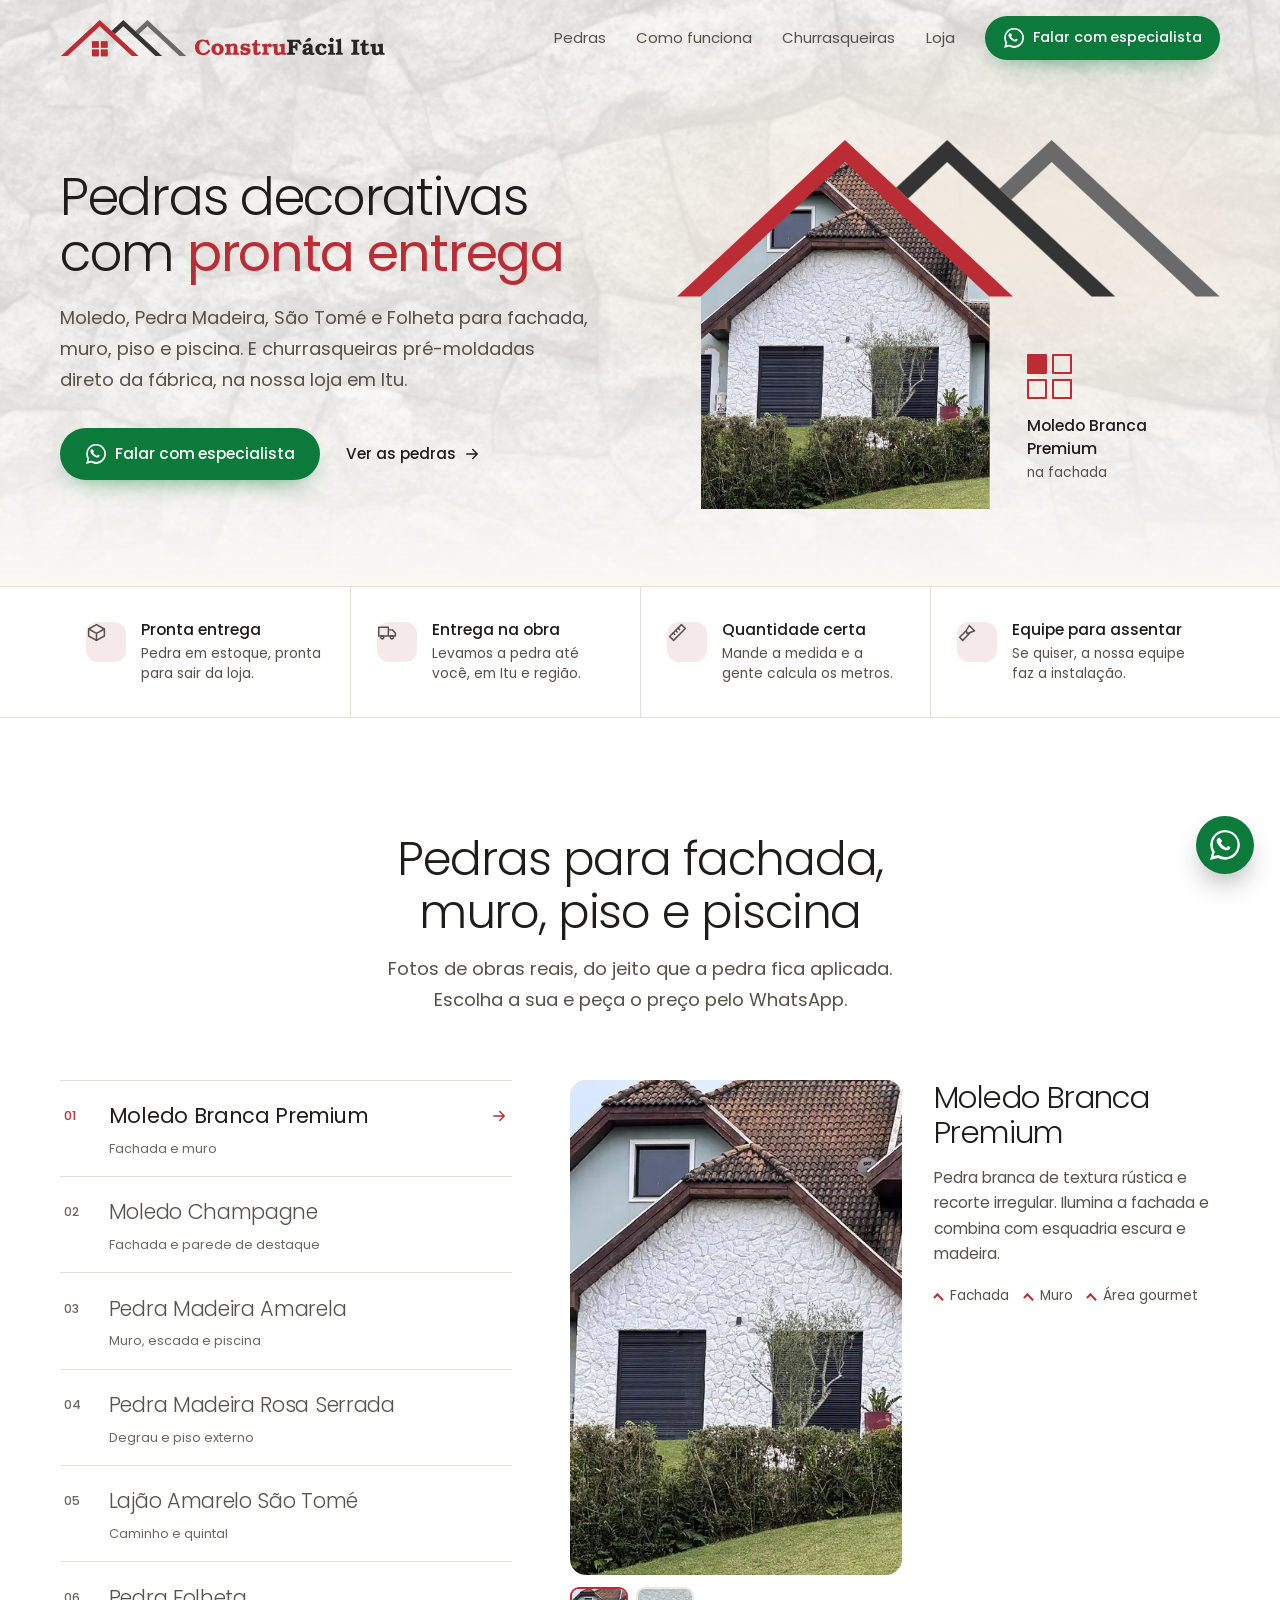
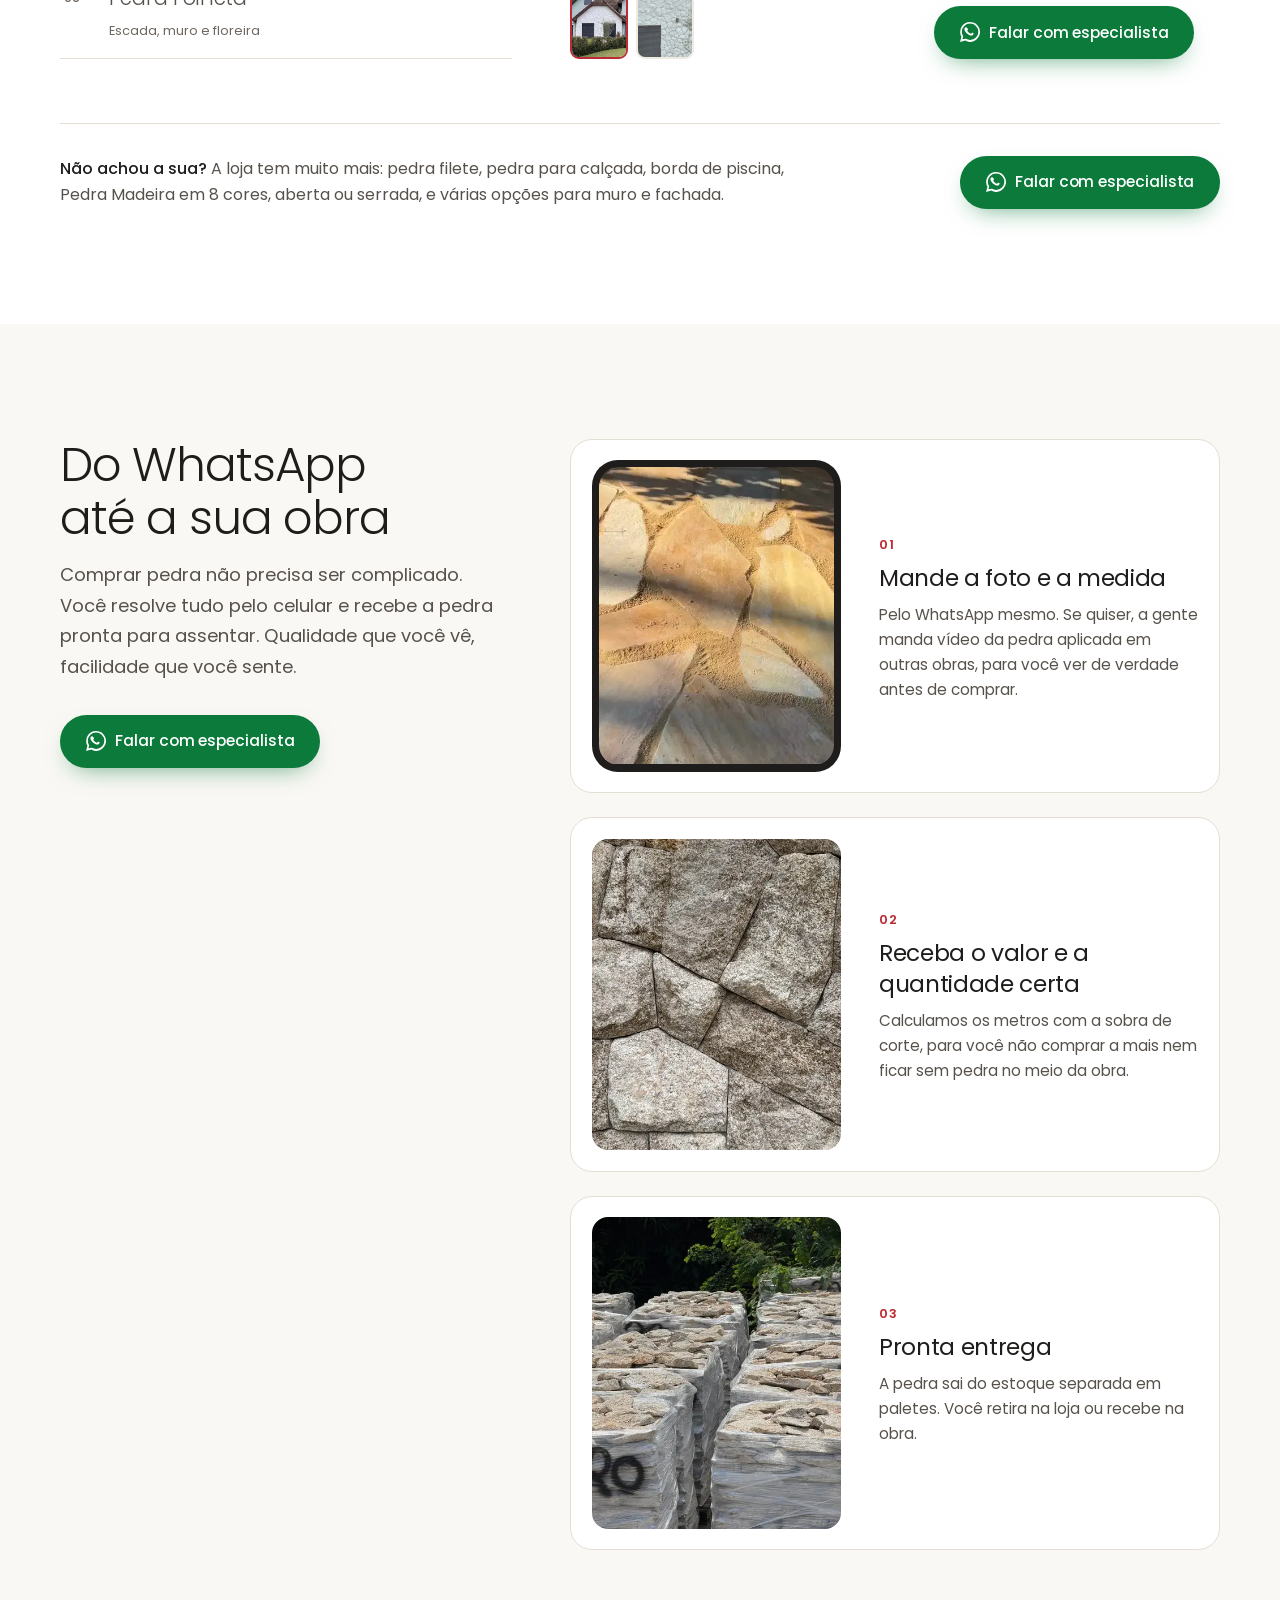
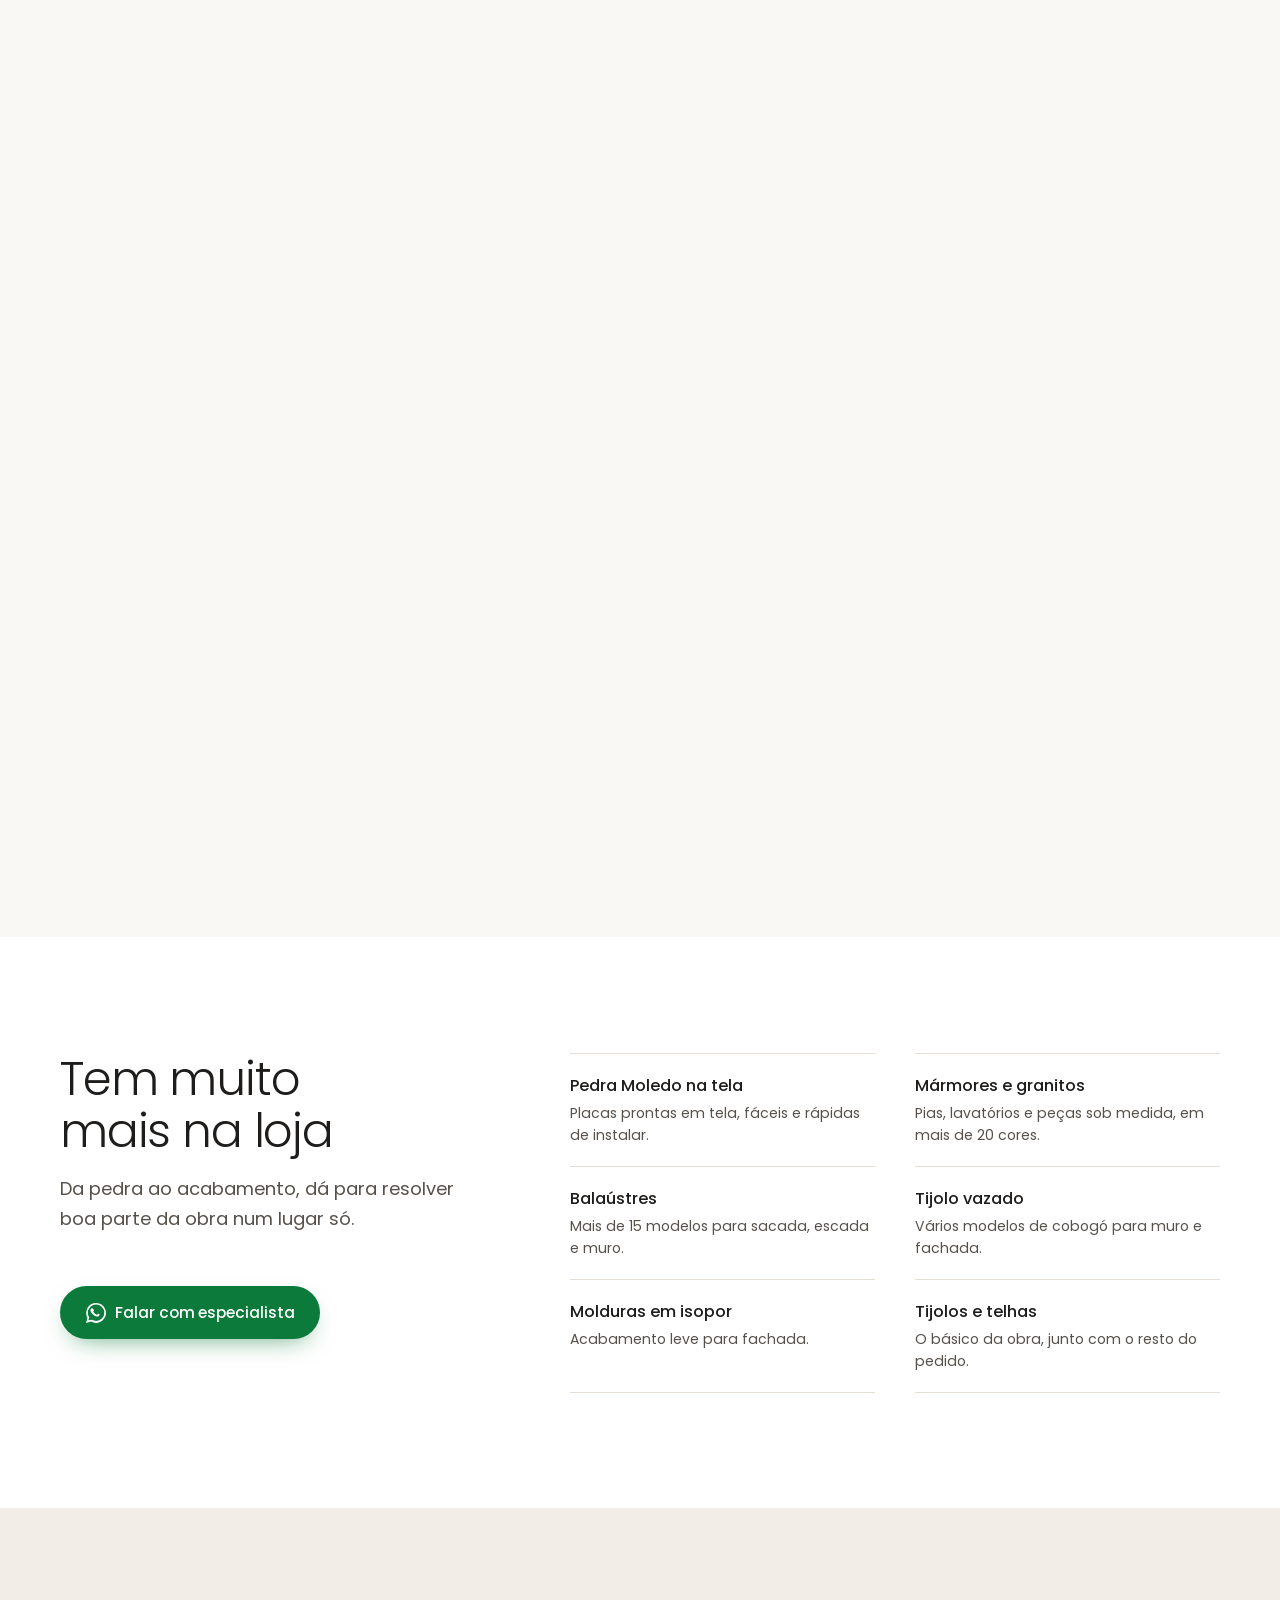
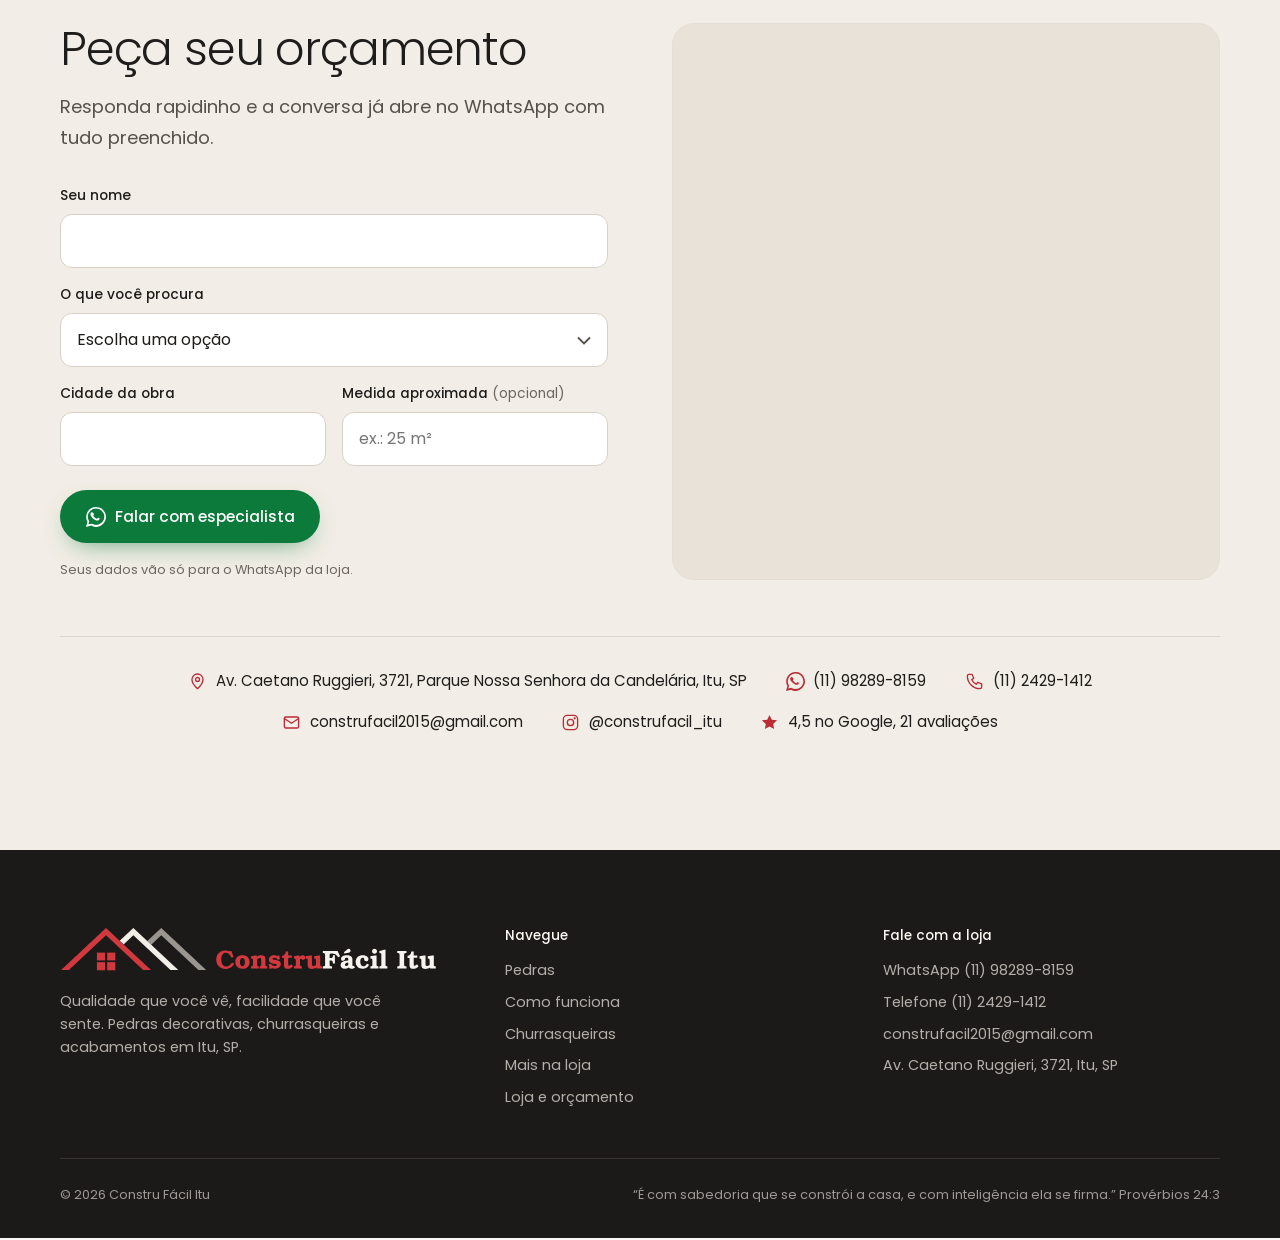
<file: index.html>
<!doctype html>
<html lang="pt-BR">
<head>
<meta charset="utf-8">
<meta name="viewport" content="width=device-width,initial-scale=1,viewport-fit=cover">
<!-- Google Tag Manager -->
<script>(function(w,d,s,l,i){w[l]=w[l]||[];w[l].push({'gtm.start':
new Date().getTime(),event:'gtm.js'});var f=d.getElementsByTagName(s)[0],
j=d.createElement(s),dl=l!='dataLayer'?'&l='+l:'';j.async=true;j.src=
'https://www.googletagmanager.com/gtm.js?id='+i+dl;f.parentNode.insertBefore(j,f);
})(window,document,'script','dataLayer','GTM-M59HBQ38');</script>
<!-- End Google Tag Manager -->
<title>Pedras decorativas e churrasqueiras pré-moldadas em Itu | Constru Fácil</title>
<meta name="description" content="Loja de pedras decorativas em Itu: Moledo, Pedra Madeira, São Tomé, Folheta e mais, com pronta entrega. Churrasqueiras pré-moldadas direto da fábrica. Orçamento pelo WhatsApp.">
<meta name="theme-color" content="#FAF8F5">
<link rel="canonical" href="https://www.lojaconstrufacilitu.com.br/">
<meta property="og:type" content="website">
<meta property="og:locale" content="pt_BR">
<meta property="og:site_name" content="Constru Fácil Itu">
<meta property="og:title" content="Pedras decorativas e churrasqueiras em Itu | Constru Fácil">
<meta property="og:description" content="Moledo, Pedra Madeira, São Tomé e Folheta com pronta entrega. Churrasqueiras pré-moldadas direto da fábrica. Orçamento pelo WhatsApp.">
<meta property="og:url" content="https://www.lojaconstrufacilitu.com.br/">
<meta property="og:image" content="https://www.lojaconstrufacilitu.com.br/assets/img/og.jpg">
<meta property="og:image:width" content="1200">
<meta property="og:image:height" content="630">
<meta name="twitter:card" content="summary_large_image">
<link rel="icon" href="favicon.svg" type="image/svg+xml">
<link rel="apple-touch-icon" href="apple-touch-icon.png">
<link rel="preload" href="assets/fonts/poppins-300.woff2" as="font" type="font/woff2" crossorigin>
<link rel="preload" href="assets/fonts/poppins-400.woff2" as="font" type="font/woff2" crossorigin>
<link rel="preload" as="image" href="assets/img/hero/h1-560.webp" media="(max-width:900px)" fetchpriority="high">
<link rel="preload" as="image" href="assets/img/hero/h1-880.webp" media="(min-width:901px)" fetchpriority="high">
<script>document.documentElement.classList.add('js')</script>
<style>@font-face{font-family:'Poppins';src:url('assets/fonts/poppins-300.woff2') format('woff2');font-weight:300;font-display:optional}@font-face{font-family:'Poppins';src:url('assets/fonts/poppins-400.woff2') format('woff2');font-weight:400;font-display:optional}@font-face{font-family:'Poppins';src:url('assets/fonts/poppins-500.woff2') format('woff2');font-weight:500;font-display:optional}@font-face{font-family:'Poppins';src:url('assets/fonts/poppins-600.woff2') format('woff2');font-weight:600;font-display:optional}@font-face{font-family:'PoppinsFB';src:local('Arial'),local('Helvetica Neue'),local('Liberation Sans');size-adjust:112.5%}:root{--base:#FAF8F5;--papel:#FFFFFF;--areia:#F2EDE6;--linha:#E5DED4;--tinta:#1F1D1B;--tinta-2:#57514B;--tinta-3:#6E6761;--verm:#BB2C35;--verm-esc:#9C2229;--grafite:#343434;--cinza:#6A6A6A;--noite:#161311;--noite-2:#201C19;--brasa:#E8742A;--brasa-clara:#F6B26B;--zap:#0B7A3B;--zap-esc:#086131;--fonte:'Poppins','PoppinsFB',Arial,sans-serif;--wrap:1240px;--gut:clamp(1.25rem,5vw,2.5rem);--raio:16px;--sombra:0 18px 50px -24px rgba(31,29,27,.35)}*,*::before,*::after{box-sizing:border-box}html{-webkit-text-size-adjust:100%;scroll-behavior:smooth;scroll-padding-top:84px}body{margin:0;background:var(--base);color:var(--tinta);font-family:var(--fonte);font-weight:400;font-size:1rem;line-height:1.65;-webkit-font-smoothing:antialiased;overflow-x:clip}img,video,svg{display:block;max-width:100%}img{height:auto}a{color:inherit}h1,h2,h3,p,ul,ol,dl,dd,figure{margin:0}ul,ol{padding:0;list-style:none}button,input,select,textarea{font:inherit;color:inherit}:focus-visible{outline:2px solid var(--verm);outline-offset:3px;border-radius:4px}[hidden]{display:none !important}.sr{position:absolute;width:1px;height:1px;overflow:hidden;clip:rect(0 0 0 0);white-space:nowrap}.wrap{width:100%;max-width:var(--wrap);margin-inline:auto;padding-inline:var(--gut)}.verm{color:var(--verm)}h1,h2{font-weight:300;letter-spacing:-.025em;text-wrap:balance}h1{font-size:clamp(2rem,calc(.6rem + 3.3vw),3.35rem);line-height:1.08}h2{font-size:clamp(1.85rem,calc(1.05rem + 2.35vw),3.05rem);line-height:1.12}h3{font-weight:500;font-size:1.15rem;line-height:1.3;letter-spacing:-.01em}.lead{font-size:clamp(1rem,.94rem + .3vw,1.13rem);color:var(--tinta-2);line-height:1.7}.cab{max-width:46rem}.cab p{margin-top:1rem}.btn{display:inline-flex;align-items:center;justify-content:center;gap:.6rem;min-height:52px;padding:.85rem 1.6rem;border-radius:999px;font-weight:500;font-size:.97rem;letter-spacing:-.005em;text-decoration:none;white-space:nowrap;border:0;cursor:pointer;transition:background .2s,transform .2s,box-shadow .2s}.btn svg{width:20px;height:20px;flex:none}.btn--zap{background:var(--zap);color:#fff;box-shadow:0 10px 26px -12px rgba(11,122,59,.7)}.btn--zap:hover{background:var(--zap-esc);transform:translateY(-1px)}.btn--zap:active{transform:none}.link-seta{display:inline-flex;align-items:center;gap:.45rem;font-weight:500;font-size:.95rem;text-decoration:none;color:var(--tinta);padding:.5rem .2rem}.link-seta svg{width:18px;height:18px;transition:transform .2s}.link-seta:hover svg{transform:translateX(3px)}.sec-cta{margin-top:clamp(2.25rem,4vw,3.25rem);display:flex;justify-content:center}.topo{position:fixed;inset:0 0 auto;z-index:50;transition:background .3s,box-shadow .3s}.topo[data-fixo]{background:rgba(250,248,245,.96);box-shadow:0 1px 0 var(--linha)}.topo__in{display:flex;align-items:center;gap:1.5rem;height:76px}.marca{display:block;flex:none;line-height:0}.marca svg{height:38px;width:auto}.nav{display:flex;gap:1.9rem;margin-left:auto}.nav a{font-size:.93rem;text-decoration:none;color:var(--tinta-2);white-space:nowrap;transition:color .2s}.nav a:hover{color:var(--tinta)}.topo .btn{min-height:44px;padding:.55rem 1.15rem;font-size:.9rem;margin-left:.4rem}.menu-bt{display:none;margin-left:auto;width:44px;height:44px;border:0;background:none;padding:0;cursor:pointer}.menu-bt span{display:block;width:26px;height:2px;margin:6px auto;background:var(--tinta);transition:transform .25s,opacity .25s}.menu-bt[aria-expanded="true"] span:nth-child(1){transform:translateY(8px) rotate(45deg)}.menu-bt[aria-expanded="true"] span:nth-child(2){opacity:0}.menu-bt[aria-expanded="true"] span:nth-child(3){transform:translateY(-8px) rotate(-45deg)}.gaveta{position:fixed;inset:var(--topo-h,76px) 0 auto;z-index:49;background:var(--base);border-bottom:1px solid var(--linha);padding:1.25rem var(--gut) 1.75rem;display:none;text-align:center}.gaveta[data-aberta]{display:block}.gaveta a:not(.btn){display:block;padding:.85rem 0;font-size:1.08rem;text-decoration:none;border-bottom:1px solid var(--linha)}.gaveta .btn{margin-top:1.25rem}.hero{position:relative;padding:calc(76px + clamp(2rem,5vw,4.5rem)) 0 clamp(3rem,6vw,5.5rem);overflow:clip}.hero::before{content:"";position:absolute;inset:0;z-index:-1;background:radial-gradient(60% 55% at 78% 40%,#F1E9DE 0%,rgba(250,248,245,0) 70%)}.hero::after{content:"";position:absolute;inset:0;z-index:-2;opacity:0;transition:opacity 1.4s ease;background:center/cover no-repeat;-webkit-mask-image:linear-gradient(to bottom,#000 62%,transparent);mask-image:linear-gradient(to bottom,#000 62%,transparent)}.fundo-ok .hero::after{background-image:url('assets/img/hero/fundo-1280.webp');opacity:.14}.hero__grid{display:grid;grid-template-columns:minmax(0,1.02fr) minmax(0,1fr);gap:clamp(2rem,5vw,4.5rem);align-items:center}.hero__txt{max-width:40rem}.hero h1 .verm{font-weight:400}.hero__sub{margin-top:1.4rem;max-width:33rem}.hero__acoes{margin-top:2rem;display:flex;flex-wrap:wrap;align-items:center;gap:.9rem 1.4rem}.casa-bloco{position:relative;width:100%;max-width:720px;margin-left:auto}.casa{position:relative;width:100%;aspect-ratio:161.54/110}.casa__foto{position:absolute;left:4.358%;top:5.545%;width:53.19%;height:94.455%;clip-path:polygon(50% 0,100% 38.98%,100% 100%,0 100%,0 38.98%);background:#E9E2D8;overflow:hidden}.casa__foto img{position:absolute;inset:0;width:100%;height:100%;object-fit:cover;opacity:0;transform:scale(1.06);transition:opacity 1.1s ease,transform 7s cubic-bezier(.2,.7,.2,1)}.casa__foto img.on{opacity:1;transform:scale(1)}.casa__tel{position:absolute;inset:0;width:100%;height:100%;overflow:visible}.casa__leg{position:absolute;left:64.5%;top:58%;width:34%;font-size:.86rem;line-height:1.45;color:var(--tinta-2)}.casa__leg strong{display:block;font-weight:500;color:var(--tinta);font-size:.98rem;margin-bottom:.15rem}.janela{display:grid;grid-template-columns:repeat(2,20px);gap:5px;margin-bottom:1rem}.janela button{width:20px;height:20px;padding:0;border:2px solid var(--verm);background:transparent;cursor:pointer;border-radius:1px;transition:background .3s}.janela button[aria-current="true"]{background:var(--verm)}.js .casa__tel path{opacity:0;transform:translateY(-6px);animation:telha .9s cubic-bezier(.2,.7,.2,1) forwards}.js .casa__tel .t-verm{animation-delay:.05s}.js .casa__tel .t-preto{animation-delay:.22s}.js .casa__tel .t-cinza{animation-delay:.38s}@keyframes telha{to{opacity:1;transform:none}}.vant{background:var(--papel);border-block:1px solid var(--linha)}.vant__lista{display:grid;grid-template-columns:repeat(4,1fr)}.vant__lista li{padding:2rem clamp(1rem,2vw,1.75rem);display:flex;gap:.95rem;align-items:flex-start}.vant__lista li+li{border-left:1px solid var(--linha)}.vant__ic{flex:none;width:40px;height:40px;border-radius:12px;background:#F6E9E9;color:var(--verm);display:grid;place-items:center}.vant__ic svg{width:21px;height:21px}.vant strong{display:block;font-weight:500;font-size:.98rem;line-height:1.35}.vant span{display:block;font-size:.86rem;color:var(--tinta-2);line-height:1.5;margin-top:.2rem}.sec{padding-block:clamp(4.5rem,9vw,8rem)}.sec--papel{background:var(--papel)}.sec--areia{background:var(--areia)}.pedras__cab{display:flex;justify-content:center;text-align:center}.pedras__cab .cab{margin-inline:auto}.pedras__cab .lead{max-width:none}.sel{margin-top:clamp(2.5rem,5vw,4rem);display:grid;grid-template-columns:minmax(0,.82fr) minmax(0,1.18fr);gap:clamp(2rem,4.5vw,4.5rem);align-items:start}.sel__lista{border-top:1px solid var(--linha)}.sel__tab{display:grid;grid-template-columns:2.4rem 1fr auto;align-items:center;gap:.4rem;width:100%;padding:1.15rem .25rem;border:0;border-bottom:1px solid var(--linha);background:none;text-align:left;cursor:pointer;color:var(--tinta-3);transition:color .25s}.sel__tab .n{font-size:.78rem;font-weight:500;letter-spacing:.04em;color:var(--tinta-3)}.sel__tab .nm{font-size:clamp(1.05rem,.9rem + .5vw,1.35rem);font-weight:300;letter-spacing:-.015em;color:var(--tinta-2);transition:color .25s}.sel__tab .us{grid-column:2;font-size:.8rem;color:var(--tinta-3);line-height:1.4}.sel__tab svg{grid-row:1;grid-column:3;width:18px;height:18px;color:var(--verm);opacity:0;transform:translateX(-6px);transition:opacity .25s,transform .25s}.sel__tab:hover .nm{color:var(--tinta)}.sel__tab[aria-selected="true"] .nm{color:var(--tinta);font-weight:400}.sel__tab[aria-selected="true"] .n{color:var(--verm)}.sel__tab[aria-selected="true"] svg{opacity:1;transform:none}.painel[hidden]{display:none}.painel{display:grid;grid-template-columns:minmax(0,1fr) minmax(0,.86fr);gap:clamp(1.25rem,2.5vw,2.25rem);align-items:end}.painel__fig{position:relative;border-radius:var(--raio);overflow:hidden;aspect-ratio:4/5;background:#E9E2D8}.painel__fig img{position:absolute;inset:0;width:100%;height:100%;object-fit:cover;transition:opacity .45s}.painel__fig img.trocando{opacity:0}.minis{display:flex;gap:.55rem;margin-top:.75rem}.minis button{width:58px;height:72px;padding:0;border:2px solid transparent;border-radius:9px;overflow:hidden;cursor:pointer;background:#E9E2D8;opacity:.75;transition:opacity .2s,border-color .2s}.minis button:hover{opacity:1}.minis button[aria-pressed="true"]{border-color:var(--verm);opacity:1}.minis img{width:100%;height:100%;object-fit:cover}.painel__txt h3{font-size:clamp(1.45rem,1.2rem + .9vw,1.95rem);font-weight:300;letter-spacing:-.02em;line-height:1.15}.painel__txt p{margin-top:.9rem;color:var(--tinta-2);font-size:.97rem}.usos{margin-top:1.15rem;display:flex;flex-wrap:wrap;gap:.35rem .9rem;font-size:.85rem;color:var(--tinta-2)}.usos li{display:inline-flex;align-items:center;gap:.45rem}.usos li::before{content:"";width:9px;height:6px;border-top:2px solid var(--verm);border-left:2px solid var(--verm);transform:rotate(45deg) translate(1px,1px);flex:none}.painel__txt .btn{margin-top:1.6rem}.pedras__mais{margin-top:clamp(2.75rem,5vw,4rem);padding-top:2rem;border-top:1px solid var(--linha);display:flex;flex-wrap:wrap;align-items:center;justify-content:space-between;gap:1.25rem 2rem}.pedras__mais p{max-width:46rem;color:var(--tinta-2)}.pedras__mais strong{font-weight:500;color:var(--tinta)}@media (min-width:1081px){.sel{align-items:stretch}.sel__paineis{display:flex;flex-direction:column}.painel{flex:1;align-items:stretch}.painel>div:first-child{display:flex;flex-direction:column}.painel__fig{aspect-ratio:auto;flex:1;min-height:380px}.painel__txt{display:flex;flex-direction:column;align-items:flex-start}.painel__txt .usos{margin-bottom:1.75rem}.painel__txt .btn{margin-top:auto}}.func{display:grid;grid-template-columns:minmax(0,.8fr) minmax(0,1.2fr);gap:clamp(2rem,6vw,6rem);align-items:start}.func__fixo{position:sticky;top:120px}.func__fixo .btn{margin-top:2rem}.passos{display:grid;gap:clamp(1rem,2vw,1.5rem)}.passo{display:grid;grid-template-columns:minmax(0,.78fr) minmax(0,1fr);gap:clamp(1.25rem,3vw,2.5rem);align-items:center;background:var(--papel);border:1px solid var(--linha);border-radius:calc(var(--raio) + 6px);padding:clamp(1rem,1.6vw,1.35rem)}.passo__m{border-radius:var(--raio);overflow:hidden;aspect-ratio:4/5;background:#E9E2D8;position:relative}.passo__m img,.passo__m video{width:100%;height:100%;object-fit:cover}.passo__m--fone{background:#1F1D1B;border-radius:26px;padding:7px}.passo__m--fone video,.passo__m--fone img{border-radius:20px}.passo__n{display:inline-block;font-size:.8rem;font-weight:600;color:var(--verm);letter-spacing:.04em}.passo h3{margin-top:.35rem;font-size:clamp(1.2rem,1.05rem + .5vw,1.45rem);font-weight:400;letter-spacing:-.015em}.passo p{margin-top:.55rem;color:var(--tinta-2);font-size:.95rem}.churras{--pico:clamp(44px,7vw,112px);position:relative;background:var(--noite);color:#F3EEE7;clip-path:polygon(0 var(--pico),50% 0,100% var(--pico),100% 100%,0 100%);margin-top:calc(var(--pico) * -1 + 1px);padding-top:calc(var(--pico) + clamp(3.5rem,7vw,6rem));padding-bottom:clamp(4.5rem,8vw,7rem);overflow:hidden}.churras::before{content:"";position:absolute;inset:0 0 auto;height:calc(var(--pico) + 6px);z-index:2;background:var(--verm);pointer-events:none;clip-path:polygon(0 var(--pico),50% 0,100% var(--pico),100% calc(var(--pico) + 5px),50% 5px,0 calc(var(--pico) + 5px))}.churras::after{content:"";position:absolute;inset:auto 0 0;height:60%;pointer-events:none;background:radial-gradient(60% 70% at 72% 100%,rgba(232,116,42,.16),transparent 70%)}.churras__grid{position:relative;z-index:1;display:grid;grid-template-columns:minmax(0,1.1fr) minmax(0,.9fr);gap:clamp(2rem,5vw,5rem);align-items:center}.churras h2{color:#FBF7F2}.churras .lead{color:rgba(243,238,231,.78)}.prods{margin-top:2.2rem;display:grid;grid-template-columns:1fr 1fr;gap:1.4rem 2rem}.prods div{border-top:1px solid rgba(243,238,231,.16);padding-top:1rem}.prods dt{font-weight:500;font-size:1rem;color:#FBF7F2;display:flex;align-items:center;gap:.55rem}.prods dt::before{content:"";width:9px;height:6px;border-top:2px solid var(--brasa);border-left:2px solid var(--brasa);transform:rotate(45deg) translate(1px,1px);flex:none}.prods dd{margin-top:.35rem;font-size:.88rem;line-height:1.6;color:rgba(243,238,231,.7)}.prods .larga{grid-column:1/-1}.churras .sec-cta{justify-content:flex-start}.forno{position:relative;display:grid;place-items:center;min-height:clamp(420px,52vw,640px)}.forno::before{content:"";position:absolute;width:78%;aspect-ratio:1;border-radius:50%;background:radial-gradient(circle,rgba(246,178,107,.34) 0%,rgba(232,116,42,.14) 38%,transparent 68%)}.forno canvas{position:absolute;inset:0;width:100%;height:100%}.forno img{position:relative;height:clamp(380px,46vw,600px);width:auto;filter:drop-shadow(0 30px 40px rgba(0,0,0,.55))}.forno__chao{position:absolute;bottom:4%;width:56%;height:22px;border-radius:50%;background:radial-gradient(closest-side,rgba(0,0,0,.6),transparent)}.loja-mais .sec-cta{justify-content:flex-start}.loja-mais{display:grid;grid-template-columns:minmax(0,.8fr) minmax(0,1.2fr);gap:clamp(2rem,6vw,6rem);align-items:start}.indice{display:grid;grid-template-columns:1fr 1fr;column-gap:2.5rem}.indice li{padding:1.2rem 0;border-bottom:1px solid var(--linha)}.indice li:nth-child(-n+2){border-top:1px solid var(--linha)}.indice strong{display:block;font-weight:500;font-size:1.02rem}.indice span{display:block;font-size:.88rem;color:var(--tinta-2);margin-top:.2rem;line-height:1.55}.orc{display:grid;grid-template-columns:minmax(0,1fr) minmax(0,1fr);gap:clamp(2rem,5vw,5rem);align-items:start}.form{margin-top:2rem;display:grid;gap:1rem}.campo{display:grid;gap:.4rem}.campo label{font-size:.86rem;font-weight:500}.campo label span{font-weight:400;color:var(--tinta-3)}.campo input,.campo select{width:100%;min-height:52px;padding:.8rem 1rem;border:1px solid #D9D1C6;border-radius:12px;background:var(--papel);font-size:1rem;transition:border-color .2s,box-shadow .2s;appearance:none}.campo select{background-image:url("data:image/svg+xml,%3Csvg xmlns='http://www.w3.org/2000/svg' width='14' height='9' fill='none'%3E%3Cpath d='M1 1.5l6 6 6-6' stroke='%2357514B' stroke-width='1.8'/%3E%3C/svg%3E");background-repeat:no-repeat;background-position:right 1rem center;padding-right:2.6rem}.campo input:focus,.campo select:focus{outline:none;border-color:var(--verm);box-shadow:0 0 0 3px rgba(187,44,53,.14)}.form__duo{display:grid;grid-template-columns:1fr 1fr;gap:1rem}.form .btn{margin-top:.5rem;justify-self:start}.form__nota{font-size:.8rem;color:var(--tinta-3)}.orc{align-items:stretch}.mapa-card{border:1px solid var(--linha);border-radius:calc(var(--raio) + 6px);overflow:hidden;background:#E9E2D8;min-height:420px;display:flex}.mapa{flex:1;min-height:420px}.infos{margin-top:clamp(2.5rem,5vw,3.5rem);padding-top:2rem;border-top:1px solid #DDD5CA;display:flex;flex-wrap:wrap;justify-content:center;gap:1rem 2.4rem;font-size:.94rem}.infos li{display:inline-flex;align-items:center;gap:.55rem}.infos svg{width:19px;height:19px;flex:none;color:var(--verm)}.infos a{text-decoration:none}.infos a:hover{text-decoration:underline}.mapa iframe{display:block;width:100%;height:100%;border:0;filter:grayscale(.5) contrast(1.05) saturate(.9)}.rodape{background:#1C1A18;color:rgba(243,238,231,.7);padding:clamp(3.5rem,6vw,5rem) 0 2rem;font-size:.9rem}.rodape__grid{display:grid;grid-template-columns:1.2fr 1fr 1fr;gap:2.5rem}.rodape__marca svg{height:44px;width:auto}.rodape__frase{margin-top:1.2rem;max-width:22rem;line-height:1.6}.rodape .rod-t{margin:0 0 .9rem;font-size:.85rem;font-weight:500;color:#FBF7F2;letter-spacing:0}.rodape li+li{margin-top:.5rem}.rodape a{text-decoration:none}.rodape a:hover{color:#FBF7F2}.rodape__prov{margin-top:3rem;padding-top:1.6rem;border-top:1px solid rgba(243,238,231,.12);display:flex;justify-content:space-between;gap:1rem;flex-wrap:wrap;font-size:.8rem;color:rgba(243,238,231,.6)}.rodape__prov em{font-style:normal}.zap-flut{position:fixed;right:clamp(14px,2.5vw,26px);bottom:clamp(14px,2.5vw,26px);z-index:40;width:58px;height:58px;border-radius:50%;background:var(--zap);color:#fff;display:grid;place-items:center;box-shadow:0 14px 30px -10px rgba(0,0,0,.45);transition:transform .2s,background .2s}.zap-flut:hover{background:var(--zap-esc);transform:scale(1.05)}.zap-flut svg{width:30px;height:30px}.js [data-sobe]{opacity:0;transform:translateY(22px);transition:opacity .8s cubic-bezier(.2,.7,.2,1),transform .8s cubic-bezier(.2,.7,.2,1)}.js [data-sobe].dentro{opacity:1;transform:none}@media (max-width:1100px){.nav{display:none}.menu-bt{display:block;margin-left:.5rem}.topo .btn{margin-left:auto}}@media (max-width:1080px){.nav{gap:1.3rem}.vant__lista{grid-template-columns:1fr 1fr}.vant__lista li:nth-child(3){border-left:0}.vant__lista li:nth-child(n+3){border-top:1px solid var(--linha)}.painel{grid-template-columns:1fr}.painel__fig{aspect-ratio:5/4}.prods{grid-template-columns:1fr}}@media (max-width:900px){.nav,.topo .btn{display:none}.menu-bt{display:block}.topo__in{height:68px}:root{--topo-h:68px}.marca svg{height:32px}html{scroll-padding-top:76px}h1{font-size:clamp(1.6rem,calc((min(100vw - 2.5rem,90vw)) * .0975),2.5rem)}h2{font-size:clamp(1.65rem,calc((min(100vw - 2.5rem,90vw)) * .088),2.3rem)}.hero{padding-top:calc(68px + 2rem);text-align:center}.fundo-ok .hero::after{background-image:url('assets/img/hero/fundo-800.webp')}.hero__grid{grid-template-columns:1fr}.hero__txt{max-width:none;margin-inline:auto}.hero__sub{margin-inline:auto}.hero__acoes{justify-content:center}.casa-bloco{max-width:none;margin:.5rem 0 0}.casa{width:128%;margin-left:10.4%}.casa__leg{position:static;width:auto;text-align:center;margin-top:1.1rem}.janela{justify-content:center;margin:0 auto .8rem}.cab,.pedras__cab,.func__fixo,.loja-mais>div:first-child,.orc>div:first-child{text-align:center;margin-inline:auto}.pedras__cab{justify-content:center}.sel{grid-template-columns:1fr}.sel__lista{position:static;display:flex;gap:.5rem;overflow-x:auto;border:0;padding-bottom:.4rem;margin-inline:calc(var(--gut) * -1);padding-inline:var(--gut);scrollbar-width:none;justify-content:flex-start}.sel__lista::-webkit-scrollbar{display:none}.sel__tab{display:block;width:auto;flex:none;border:1px solid var(--linha);border-radius:999px;padding:.6rem 1.05rem;background:var(--papel)}.sel__tab .n,.sel__tab .us,.sel__tab svg{display:none}.sel__tab .nm{font-size:.93rem;font-weight:400;white-space:nowrap}.sel__tab[aria-selected="true"]{background:var(--tinta);border-color:var(--tinta)}.sel__tab[aria-selected="true"] .nm{color:#fff}.painel{text-align:center}.minis{justify-content:center}.usos{justify-content:center}.pedras__mais{flex-direction:column;text-align:center}.func{grid-template-columns:1fr}.func__fixo{position:static}.passo{grid-template-columns:1fr;text-align:center;position:sticky;top:calc(84px + var(--i,0) * 14px)}.passo__m{max-width:360px;width:100%;margin-inline:auto;aspect-ratio:4/3}.passo__m--fone{aspect-ratio:448/804;max-width:230px}.churras{text-align:center}.churras__grid{grid-template-columns:1fr}.forno{order:-1;min-height:420px}.prods{text-align:center}.prods dt{justify-content:center}.churras .sec-cta{justify-content:center}.loja-mais{grid-template-columns:1fr}.loja-mais .sec-cta{justify-content:center}.mapa-card,.mapa{min-height:300px}.infos{flex-direction:column;align-items:center;text-align:center;gap:.85rem}.q-d{display:none}.orc{grid-template-columns:1fr}.form .btn{justify-self:center}.rodape__grid{grid-template-columns:1fr;text-align:center}.rodape__marca svg{margin-inline:auto}.rodape__frase{margin-inline:auto}.rodape__prov{justify-content:center;text-align:center}}@media (max-width:620px){.vant__lista{grid-template-columns:1fr 1fr;padding-inline:0}.vant__lista li{flex-direction:column;align-items:center;text-align:center;gap:.6rem;padding:1.4rem .9rem}.vant__lista li:nth-child(odd){border-left:0}.vant__lista li:nth-child(even){border-left:1px solid var(--linha)}.indice{grid-template-columns:1fr}.indice li:nth-child(2){border-top:0}.indice{text-align:center}.form__duo{grid-template-columns:1fr}.btn{padding-inline:1.3rem;font-size:.94rem}.painel__fig{aspect-ratio:4/5}}@media (max-width:359px){.btn{white-space:normal;text-align:center;line-height:1.3}}@media (prefers-reduced-motion:reduce){html{scroll-behavior:auto}*,*::before,*::after{animation-duration:.01ms !important;animation-iteration-count:1 !important;transition-duration:.01ms !important}.js [data-sobe]{opacity:1;transform:none}}</style>
<script type="application/ld+json">
{"@context":"https://schema.org","@type":"HomeAndConstructionBusiness","name":"Constru Fácil Itu",
"description":"Loja de pedras decorativas, churrasqueiras pré-moldadas, lareiras, balaústres e mármores em Itu, SP.",
"url":"https://www.lojaconstrufacilitu.com.br/","image":"https://www.lojaconstrufacilitu.com.br/assets/img/og.jpg",
"logo":"https://www.lojaconstrufacilitu.com.br/apple-touch-icon.png",
"telephone":"+55-11-2429-1412","email":"construfacil2015@gmail.com",
"address":{"@type":"PostalAddress","streetAddress":"Av. Caetano Ruggieri, 3721","addressLocality":"Itu","addressRegion":"SP","postalCode":"13310-160","addressCountry":"BR"},
"geo":{"@type":"GeoCoordinates","latitude":-23.2787759,"longitude":-47.3067809},
"areaServed":"Itu e região","sameAs":["https://www.instagram.com/construfacil_itu/"]}
</script>
</head>
<body>
<!-- Google Tag Manager (noscript) -->
<noscript><iframe src="https://www.googletagmanager.com/ns.html?id=GTM-M59HBQ38"
height="0" width="0" style="display:none;visibility:hidden"></iframe></noscript>
<!-- End Google Tag Manager (noscript) -->
<svg width="0" height="0" style="position:absolute" aria-hidden="true">
<symbol id="logo" viewBox="321.5 14.5 1066.7 124.5"><path fill="var(--l-cinza,#6A6A6A)" d="M713.1 136L735.1 136L608 17.5L568.5 54.3L579.5 64.6L608 38Z"/><path fill="var(--l-preto,#343434)" d="M529 38L634.1 136L656.1 136L529 17.5L490.4 53.5L501.4 63.8Z"/><path fill="var(--l-verm,#BB2C35)" d="M324.6 136L451.7 17.5L578.9 136L556.9 136L451.7 38L346.6 136Z"/><path fill="var(--l-verm,#BB2C35)" d="M814.1 117.5 807.9 114.7C806.8 116.7 801.4 126.2 791.8 126.2C786.1 126.2 777.7 122.1 777.7 107C777.7 94.9 782.7 87.3 790.6 87.3C794.2 87.3 797.6 89 801 92.5C802.7 94.4 803.8 95.9 807 101.6L812.7 99.5L806.5 82.2H801.5L800.9 83.9C797.4 82.2 793 81.3 788.7 81.3C769.9 81.3 763.7 96.3 763.7 107.1C763.7 122.1 774.7 133 789.9 133C801 133 810.6 126.8 814.1 117.5ZM858 113.9C858 102.1 849.9 94.7 837.4 94.7C825.5 94.7 817.5 102.1 817.5 113.1C817.5 125.1 825.3 132.7 837.7 132.7C850 132.7 858 125.3 858 113.9ZM844.7 114.2C844.7 121.6 842.3 125.6 837.8 125.6C833.2 125.6 830.8 121.6 830.8 114C830.8 106.1 833.1 102.1 837.8 102.1C842.4 102.1 844.7 106.1 844.7 114.2ZM908.2 132V126.1L906 125.6C903.2 124.9 902.8 124.2 902.8 120V106.3C902.8 97 896.7 94.7 891.4 94.7C886.8 94.7 882.8 95.8 878.1 98.5V95.3H873.6L862.2 97.4V103.4L863.5 103.5C866.7 103.9 867.5 105 867.5 109.5V120C867.5 124.2 867 124.9 864.3 125.6L862.2 126.1V132H883.9V126.1L882.5 125.7C879.8 124.9 879.3 124.2 879.3 120V105.8C882.3 103.8 885.5 102.5 887.7 102.5C889.9 102.5 890.9 104.2 890.9 107.2V120C890.9 124.2 890.5 124.9 887.7 125.7L886.4 126.1V132ZM946.2 119.5C946.2 110.7 938.4 109.3 934.2 108.5L928.7 107.5C924.6 106.8 923 105.8 923 104.2C923 102.6 925.2 101.4 928.1 101.4C931.8 101.4 934.8 103.2 937.6 107L943.6 106.1L942.2 95.3H937.6L936.7 97.1C932.9 95.2 930.7 94.7 927.3 94.7C918.7 94.7 912.4 100 912.4 107.4C912.4 113.4 916.5 117.2 924.1 118.2L928.8 118.8C933.3 119.4 935.2 120.4 935.2 122.1C935.2 123.8 932.5 125.2 928.9 125.2C926 125.2 922.8 124.1 920.8 122.3C919.9 121.5 919.3 120.8 917.5 118.8L911.8 119.9L914.8 132.3H919.6L920.5 130.5C924.2 132.1 926.6 132.7 930 132.7C939.1 132.7 946.2 126.9 946.2 119.5ZM980.8 125.3 976.4 120.2C973.2 123.3 971.7 124.2 969.9 124.2C967.9 124.2 967.2 123 967.2 119.2V101.5H977.3V95.3H967.2V83.7H960.4C959.6 91.2 956.2 95.2 949.9 96.1V101.9H955.4V120.4C955.4 125.5 955.4 132.7 965.3 132.7C971.9 132.7 976.5 130.5 980.8 125.3ZM1015.6 101.4C1015.6 97.6 1012.8 94.7 1009.1 94.7C1006.1 94.7 1004.2 95.5 999.4 98.9V95.3H994.9L983.5 97.4V103.4L984.8 103.5C988 103.9 988.8 105 988.8 109.5V120C988.8 124.2 988.4 124.9 985.6 125.6L983.5 126.1V132H1006V126.1L1003.9 125.6C1001.1 124.9 1000.6 124.2 1000.6 120V105.8C1001.7 105 1002.4 104.7 1003.6 104.7C1005.8 104.7 1006.3 106.9 1009.9 106.9C1013.1 106.9 1015.6 104.6 1015.6 101.4ZM1063.2 132V126.1L1060.9 125.6C1058.2 124.9 1057.7 124.2 1057.7 120V95.3H1053.2L1040.5 97.4V103.4L1041.9 103.5C1045.1 103.9 1045.9 105 1045.9 109.5V121.9C1042.4 124 1040.3 124.7 1037.9 124.7C1035 124.7 1034.3 123.7 1034.3 119.4V95.3H1029.7L1017.1 97.4V103.4L1018.4 103.5C1021.6 103.9 1022.4 105 1022.4 109.5V119.6C1022.4 124 1022.4 133 1034.3 133C1039.1 133 1042.2 132 1047.1 129.1V132Z"/><path fill="var(--l-texto,#262626)" d="M1113.9 97.2 1106.9 82.2H1065.2V88.2L1066.6 88.4C1070.7 88.8 1071.6 89.8 1071.6 94.5V119.7C1071.6 124.4 1070.7 125.4 1066.6 125.9L1065.2 126V132H1091.3V126L1089.4 125.9C1084.7 125.4 1084.4 123.6 1084.4 119.7V109.4H1086.1C1090.9 109.4 1093.2 109.4 1094 118H1099.4V94.3H1094C1093.2 101.8 1091.9 102.3 1086.5 102.3H1084.4V95.4C1084.4 90.6 1084.4 89.2 1090.5 89.2C1098.1 89.2 1103.1 92 1108.8 99.8ZM1156.4 128.9 1152.3 124C1151.1 125.2 1150.5 125.2 1150.5 125.2C1149.1 125.2 1148.9 123.2 1148.9 121.1V106.7C1148.9 99.5 1144.8 94.7 1133 94.7C1123.6 94.7 1116.8 98.9 1116.8 104.7C1116.8 107.8 1119.1 110.2 1122.2 110.2C1123.9 110.2 1125.8 109.5 1126.8 108.2C1127.5 107.4 1127.8 106.3 1127.8 104.6C1127.8 102 1130.7 101.4 1132.5 101.4C1135.6 101.4 1137.1 102.7 1137.1 105.3V109.1C1133.1 109.4 1129.6 110.1 1126.4 111C1119.1 113.2 1115.5 117.1 1115.5 122.6C1115.5 128.6 1120.1 132.7 1127.1 132.7C1131.2 132.7 1135 131.4 1138.7 128.9C1140.5 131.2 1143.7 132.7 1147.1 132.7C1150.4 132.7 1153.1 131.6 1156.4 128.9ZM1137.1 122.2C1135.2 124 1133.4 124.8 1131.3 124.8C1129.3 124.8 1127.9 123.3 1127.9 121.1C1127.9 118 1130.7 116.1 1137.1 114.9ZM1143.7 81.6C1143.7 78.7 1141.4 76.3 1138.6 76.3C1136.8 76.3 1134.8 77.3 1132.5 79.3L1124.8 86.2L1126.3 89.8L1137.9 87.3C1141.7 86.5 1143.7 84.4 1143.7 81.6ZM1196 121.5 1190.1 118.4C1187.4 123.2 1184 125.6 1179.8 125.6C1174.5 125.6 1171.1 120.6 1171.1 113C1171.1 105.6 1173.6 101.4 1178.1 101.4C1180.3 101.4 1182.2 102.8 1182.2 104.3V106.4C1182.2 109 1185.1 111.4 1188.3 111.4C1191.7 111.4 1194.3 108.8 1194.3 105.4C1194.3 99.4 1187.2 94.7 1178.1 94.7C1166 94.7 1158.1 102.2 1158.1 113.7C1158.1 124.9 1166 132.7 1177.6 132.7C1186.3 132.7 1193.1 128.5 1196 121.5ZM1222.7 132V126.1L1220.4 125.6C1217.6 124.9 1217.2 124.2 1217.2 120V95.3H1212.7L1199.8 97.4V103.4L1201.3 103.5C1204.5 103.8 1205.4 105 1205.4 109.5V120C1205.4 124.2 1204.9 125 1202.1 125.6L1199.8 126.1V132ZM1218.5 83.3C1218.5 79.4 1215.2 76 1211.5 76C1207.5 76 1204.5 78.9 1204.5 83C1204.5 86.8 1207.7 90 1211.6 90C1215.4 90 1218.5 86.9 1218.5 83.3ZM1248 132V126.1L1245.8 125.6C1243 124.9 1242.6 124.2 1242.6 120V79.1H1237.7C1233.2 81.1 1230.1 81.8 1225.2 82.2V88.1L1226.4 88.3C1230.5 88.7 1230.7 90.6 1230.7 94.2V120C1230.7 124.2 1230.3 125 1227.5 125.6L1225.2 126.1V132ZM1301.9 132V126L1300.1 125.9C1295.5 125.5 1295.2 123.7 1295.2 119.7V94.5C1295.2 90.9 1295.3 88.8 1300.1 88.4L1301.9 88.2V82.2H1275.7V88.2L1277.4 88.4C1282.1 88.7 1282.4 90.6 1282.4 94.5V119.7C1282.4 123.3 1282.2 125.4 1277.4 125.9L1275.7 126V132ZM1336 125.3 1331.6 120.2C1328.4 123.3 1326.9 124.2 1325.1 124.2C1323.1 124.2 1322.4 123 1322.4 119.2V101.5H1332.4V95.3H1322.4V83.7H1315.6C1314.8 91.2 1311.4 95.2 1305 96.1V101.9H1310.6V120.4C1310.6 125.5 1310.6 132.7 1320.5 132.7C1327.1 132.7 1331.7 130.5 1336 125.3ZM1384.8 132V126.1L1382.5 125.6C1379.7 124.9 1379.3 124.2 1379.3 120V95.3H1374.8L1362.1 97.4V103.4L1363.4 103.5C1366.6 103.9 1367.5 105 1367.5 109.5V121.9C1364 124 1361.8 124.7 1359.5 124.7C1356.6 124.7 1355.8 123.7 1355.8 119.4V95.3H1351.3L1338.7 97.4V103.4L1340 103.5C1343.2 103.9 1344 105 1344 109.5V119.6C1344 124 1344 133 1355.9 133C1360.7 133 1363.8 132 1368.7 129.1V132Z"/><g fill="var(--l-verm,#BB2C35)"><rect x="426" y="87" width="23" height="22"/><rect x="455" y="87" width="23" height="22"/><rect x="426" y="114" width="23" height="23"/><rect x="455" y="114" width="23" height="23"/></g></symbol>
<symbol id="ic-zap" viewBox="0 0 24 24"><path fill="currentColor" d="M.05 24l1.7-6.2A11.9 11.9 0 0 1 12 0a11.9 11.9 0 0 1 8.4 20.3A11.9 11.9 0 0 1 6.3 22.3zM6.7 20l.4.2a9.9 9.9 0 0 0 5 1.4 9.9 9.9 0 1 0-9.9-9.9c0 1.8.5 3.6 1.4 5.1l.3.4-1 3.6zM17.5 14.3c-.1-.2-.5-.4-1-.6s-1.5-.7-1.7-.8-.4-.1-.6.1-.7.8-.8 1-.3.2-.5.1a8 8 0 0 1-2.4-1.5 9 9 0 0 1-1.7-2.1c-.2-.3 0-.4.1-.6l.4-.5.3-.5v-.5L8 6.6c-.2-.4-.3-.4-.5-.4h-.5a1 1 0 0 0-.7.3 3 3 0 0 0-1 2.2c0 1.3 1 2.6 1.1 2.8s1.9 2.9 4.6 4a16 16 0 0 0 1.5.6c.6.2 1.2.2 1.7.1.5-.1 1.5-.6 1.7-1.2s.2-1.1.1-1.2z"/></symbol>
<symbol id="ic-seta" viewBox="0 0 24 24"><path fill="none" stroke="currentColor" stroke-width="1.8" stroke-linecap="round" stroke-linejoin="round" d="M5 12h14M13 6l6 6-6 6"/></symbol>
<symbol id="ic-estrela" viewBox="0 0 24 24"><path fill="currentColor" d="M12 2.5l2.9 6 6.6.8-4.9 4.5 1.3 6.5L12 17l-5.9 3.3 1.3-6.5-4.9-4.5 6.6-.8z"/></symbol>
</svg>

<header class="topo" id="topo">
  <div class="wrap topo__in">
    <a class="marca" href="#inicio" aria-label="Constru Fácil Itu, início"><svg viewBox="0 0 1066.7 124.5" aria-hidden="true"><use href="#logo"/></svg></a>
    <nav class="nav" aria-label="Seções">
      <a href="#pedras">Pedras</a>
      <a href="#como-funciona">Como funciona</a>
      <a href="#churrasqueiras">Churrasqueiras</a>
      <a href="#loja">Loja</a>
    </nav>
    <a class="btn btn--zap" data-wa="topo" data-msg="Olá! Vim pelo site da Constru Fácil e quero um orçamento." href="https://wa.me/5511982898159?text=Ol%C3%A1!%20Vim%20pelo%20site%20da%20Constru%20F%C3%A1cil%20e%20quero%20um%20or%C3%A7amento."><svg aria-hidden="true"><use href="#ic-zap"/></svg>Falar com especialista</a>
    <button class="menu-bt" id="menuBt" aria-expanded="false" aria-controls="gaveta" aria-label="Abrir menu"><span></span><span></span><span></span></button>
  </div>
</header>
<div class="gaveta" id="gaveta" aria-hidden="true">
  <a href="#pedras">Pedras</a>
  <a href="#como-funciona">Como funciona</a>
  <a href="#churrasqueiras">Churrasqueiras</a>
  <a href="#mais">Mais na loja</a>
  <a href="#loja">Loja e orçamento</a>
  <a class="btn btn--zap" data-wa="menu" data-msg="Olá! Vim pelo site da Constru Fácil e quero um orçamento." href="https://wa.me/5511982898159?text=Ol%C3%A1!%20Vim%20pelo%20site%20da%20Constru%20F%C3%A1cil%20e%20quero%20um%20or%C3%A7amento."><svg aria-hidden="true"><use href="#ic-zap"/></svg>Falar com especialista</a>
</div>

<main id="inicio">

<!-- HERO: a casa do logotipo com fotos de obras reais dentro -->
<section class="hero">
  <div class="wrap hero__grid">
    <div class="hero__txt">
      <h1>Pedras decorativas<br> com <span class="verm">pronta entrega</span></h1>
      <p class="lead hero__sub">Moledo, Pedra Madeira, São Tomé e Folheta para fachada, muro, piso e piscina. E churrasqueiras pré-moldadas direto da fábrica, na nossa loja em Itu.</p>
      <div class="hero__acoes">
        <a class="btn btn--zap" data-wa="hero" data-msg="Olá! Vim pelo site da Constru Fácil e quero um orçamento de pedras." href="https://wa.me/5511982898159?text=Ol%C3%A1!%20Vim%20pelo%20site%20da%20Constru%20F%C3%A1cil%20e%20quero%20um%20or%C3%A7amento%20de%20pedras."><svg aria-hidden="true"><use href="#ic-zap"/></svg>Falar com especialista</a>
        <a class="link-seta" href="#pedras">Ver as pedras<svg aria-hidden="true"><use href="#ic-seta"/></svg></a>
      </div>
    </div>

    <div class="casa-bloco">
      <div class="casa" id="casa">
        <div class="casa__foto">
          <picture>
            <source media="(max-width:900px)" srcset="assets/img/hero/h1-560.webp">
            <img class="on" src="assets/img/hero/h1-880.webp" width="880" height="1056" fetchpriority="high" decoding="async" alt="Fachada de casa revestida com Pedra Moledo Branca Premium">
          </picture>
          <img src="data:image/svg+xml,%3Csvg xmlns='http://www.w3.org/2000/svg'/%3E" data-d="assets/img/hero/h2-880.webp" data-m="assets/img/hero/h2-560.webp" width="880" height="1056" decoding="async" alt="Escada com muro de arrimo em Pedra Madeira Amarela">
          <img src="data:image/svg+xml,%3Csvg xmlns='http://www.w3.org/2000/svg'/%3E" data-d="assets/img/hero/h3-880.webp" data-m="assets/img/hero/h3-560.webp" width="880" height="1056" decoding="async" alt="Escadaria de entrada em Pedra Folheta">
          <img src="data:image/svg+xml,%3Csvg xmlns='http://www.w3.org/2000/svg'/%3E" data-d="assets/img/hero/h4-880.webp" data-m="assets/img/hero/h4-560.webp" width="880" height="1056" decoding="async" alt="Caminho de jardim em Lajão Amarelo São Tomé">
        </div>
        <svg class="casa__tel" viewBox="0 0 161.54 110" aria-hidden="true">
          <path class="t-cinza" fill="#6A6A6A" d="M154.5 46.6L161.54 46.6L111.54 0L95.99 14.5L99.51 17.78L111.54 6.56Z"/>
          <path class="t-preto" fill="#343434" d="M80.43 6.56L123.39 46.6L130.43 46.6L80.43 0L65.22 14.18L68.74 17.46Z"/>
          <path class="t-verm" fill="#BB2C35" d="M0 46.6L50 0L100 46.6L92.96 46.6L50 6.56L7.04 46.6Z"/>
        </svg>
      </div>
      <div class="casa__leg" id="casaLeg">
        <div class="janela" role="group" aria-label="Fotos de obras">
          <button type="button" aria-current="true" aria-label="Foto 1: Moledo Branca Premium na fachada"></button>
          <button type="button" aria-label="Foto 2: Pedra Madeira Amarela no muro e na escada"></button>
          <button type="button" aria-label="Foto 3: Pedra Folheta na escadaria"></button>
          <button type="button" aria-label="Foto 4: Lajão São Tomé no caminho"></button>
        </div>
        <p aria-live="polite"><strong>Moledo Branca Premium</strong>na fachada</p>
      </div>
    </div>
  </div>
</section>

<!-- VANTAGENS: o que quem chega do Google procura -->
<section class="vant" aria-label="Por que comprar na Constru Fácil">
  <ul class="wrap vant__lista">
    <li><span class="vant__ic"><svg viewBox="0 0 24 24" fill="none" stroke="currentColor" stroke-width="1.7" stroke-linecap="round" stroke-linejoin="round" aria-hidden="true"><path d="M3 8l9-5 9 5v8l-9 5-9-5z"/><path d="M3 8l9 5 9-5M12 13v8"/></svg></span><div><strong>Pronta entrega</strong><span>Pedra em estoque, pronta para sair da loja.</span></div></li>
    <li><span class="vant__ic"><svg viewBox="0 0 24 24" fill="none" stroke="currentColor" stroke-width="1.7" stroke-linecap="round" stroke-linejoin="round" aria-hidden="true"><path d="M2 6h11v10H2zM13 9h4.5l3.5 3.5V16h-8"/><circle cx="6" cy="17.5" r="1.8"/><circle cx="17" cy="17.5" r="1.8"/></svg></span><div><strong>Entrega na obra</strong><span>Levamos a pedra até você, em Itu e região.</span></div></li>
    <li><span class="vant__ic"><svg viewBox="0 0 24 24" fill="none" stroke="currentColor" stroke-width="1.7" stroke-linecap="round" stroke-linejoin="round" aria-hidden="true"><path d="M3 16.5L16.5 3 21 7.5 7.5 21z"/><path d="M7 12.5l1.8 1.8M9.8 9.7l1.8 1.8M12.6 6.9l1.8 1.8"/></svg></span><div><strong>Quantidade certa</strong><span>Mande a medida e a gente calcula os metros.</span></div></li>
    <li><span class="vant__ic"><svg viewBox="0 0 24 24" fill="none" stroke="currentColor" stroke-width="1.7" stroke-linecap="round" stroke-linejoin="round" aria-hidden="true"><path d="M14 4l6 6-8.5 3.5L10.5 10z"/><path d="M10.5 10L3 17.5 6.5 21l7.5-7.5"/></svg></span><div><strong>Equipe para assentar</strong><span>Se quiser, a nossa equipe faz a instalação.</span></div></li>
  </ul>
</section>

<!-- PEDRAS: seletor com fotos de obra -->
<section class="sec sec--papel" id="pedras">
  <div class="wrap">
    <div class="pedras__cab">
      <div class="cab" data-sobe>
        <h2>Pedras para fachada, muro, piso e piscina</h2>
        <p class="lead">Fotos de obras reais, do jeito que a pedra fica aplicada.<br class="q-d"> Escolha a sua e peça o preço pelo WhatsApp.</p>
      </div>
    </div>

    <div class="sel" data-sobe>
      <div class="sel__lista" role="tablist" aria-label="Pedras">
        <button class="sel__tab" role="tab" id="t-moledo-branca" aria-controls="p-moledo-branca" aria-selected="true"><span class="n">01</span><span class="nm">Moledo Branca Premium</span><svg aria-hidden="true"><use href="#ic-seta"/></svg><span class="us">Fachada e muro</span></button>
        <button class="sel__tab" role="tab" id="t-moledo-champagne" aria-controls="p-moledo-champagne" aria-selected="false" tabindex="-1"><span class="n">02</span><span class="nm">Moledo Champagne</span><svg aria-hidden="true"><use href="#ic-seta"/></svg><span class="us">Fachada e parede de destaque</span></button>
        <button class="sel__tab" role="tab" id="t-madeira-amarela" aria-controls="p-madeira-amarela" aria-selected="false" tabindex="-1"><span class="n">03</span><span class="nm">Pedra Madeira Amarela</span><svg aria-hidden="true"><use href="#ic-seta"/></svg><span class="us">Muro, escada e piscina</span></button>
        <button class="sel__tab" role="tab" id="t-madeira-rosa" aria-controls="p-madeira-rosa" aria-selected="false" tabindex="-1"><span class="n">04</span><span class="nm">Pedra Madeira Rosa Serrada</span><svg aria-hidden="true"><use href="#ic-seta"/></svg><span class="us">Degrau e piso externo</span></button>
        <button class="sel__tab" role="tab" id="t-sao-tome" aria-controls="p-sao-tome" aria-selected="false" tabindex="-1"><span class="n">05</span><span class="nm">Lajão Amarelo São Tomé</span><svg aria-hidden="true"><use href="#ic-seta"/></svg><span class="us">Caminho e quintal</span></button>
        <button class="sel__tab" role="tab" id="t-folheta" aria-controls="p-folheta" aria-selected="false" tabindex="-1"><span class="n">06</span><span class="nm">Pedra Folheta</span><svg aria-hidden="true"><use href="#ic-seta"/></svg><span class="us">Escada, muro e floreira</span></button>
      </div>

      <div class="sel__paineis">
        <!--PAINEIS-->
        <div class="painel" role="tabpanel" id="p-moledo-branca" aria-labelledby="t-moledo-branca" tabindex="0">
          <div>
            <div class="painel__fig"><img src="assets/img/pedras/moledo-branca-1-520.webp" srcset="assets/img/pedras/moledo-branca-1-520.webp 520w, assets/img/pedras/moledo-branca-1-900.webp 900w" sizes="(max-width:900px) calc(100vw - 2.5rem), (max-width:1080px) 46vw, 32vw" width="520" height="650" loading="lazy" decoding="async" alt="Fachada de casa revestida com Moledo Branca Premium"></div>
            <div class="minis" role="group" aria-label="Mais fotos da Moledo Branca Premium"><button type="button" aria-pressed="true" data-srcset="assets/img/pedras/moledo-branca-1-520.webp 520w, assets/img/pedras/moledo-branca-1-900.webp 900w" data-src="assets/img/pedras/moledo-branca-1-520.webp" data-alt="Fachada de casa revestida com Moledo Branca Premium" aria-label="Foto 1: Fachada de casa revestida com Moledo Branca Premium"><img src="assets/img/pedras/moledo-branca-1-200.webp" loading="lazy" width="200" height="250" alt=""></button><button type="button" aria-pressed="false" data-srcset="assets/img/pedras/moledo-branca-2-520.webp 520w, assets/img/pedras/moledo-branca-2-900.webp 900w" data-src="assets/img/pedras/moledo-branca-2-520.webp" data-alt="Detalhe da parede em Moledo Branca Premium" aria-label="Foto 2: Detalhe da parede em Moledo Branca Premium"><img src="assets/img/pedras/moledo-branca-2-200.webp" loading="lazy" width="200" height="250" alt=""></button></div>
          </div>
          <div class="painel__txt">
            <h3>Moledo Branca Premium</h3>
            <p>Pedra branca de textura rústica e recorte irregular. Ilumina a fachada e combina com esquadria escura e madeira.</p>
            <ul class="usos" aria-label="Onde usar"><li>Fachada</li><li>Muro</li><li>Área gourmet</li></ul>
            <a class="btn btn--zap" data-wa="pedra-moledo-branca" data-msg="Olá! Vim pelo site e quero o preço da Moledo Branca Premium." href="https://wa.me/5511982898159?text=Ol%C3%A1%21%20Vim%20pelo%20site%20e%20quero%20o%20pre%C3%A7o%20da%20Moledo%20Branca%20Premium."><svg aria-hidden="true"><use href="#ic-zap"/></svg>Falar com especialista</a>
          </div>
        </div>
        <div class="painel" role="tabpanel" id="p-moledo-champagne" aria-labelledby="t-moledo-champagne" tabindex="0" hidden>
          <div>
            <div class="painel__fig"><img src="data:image/svg+xml,%3Csvg xmlns='http://www.w3.org/2000/svg'/%3E" data-src="assets/img/pedras/moledo-champagne-1-520.webp" data-srcset="assets/img/pedras/moledo-champagne-1-520.webp 520w, assets/img/pedras/moledo-champagne-1-900.webp 900w" sizes="(max-width:900px) calc(100vw - 2.5rem), (max-width:1080px) 46vw, 32vw" width="520" height="650" decoding="async" alt="Parede externa em Moledo Champagne"></div>
            <div class="minis" role="group" aria-label="Mais fotos da Moledo Champagne"><button type="button" aria-pressed="true" data-srcset="assets/img/pedras/moledo-champagne-1-520.webp 520w, assets/img/pedras/moledo-champagne-1-900.webp 900w" data-src="assets/img/pedras/moledo-champagne-1-520.webp" data-alt="Parede externa em Moledo Champagne" aria-label="Foto 1: Parede externa em Moledo Champagne"><img src="data:image/svg+xml,%3Csvg xmlns='http://www.w3.org/2000/svg'/%3E" data-src="assets/img/pedras/moledo-champagne-1-200.webp" width="200" height="250" alt=""></button><button type="button" aria-pressed="false" data-srcset="assets/img/pedras/moledo-champagne-2-520.webp 520w, assets/img/pedras/moledo-champagne-2-900.webp 900w" data-src="assets/img/pedras/moledo-champagne-2-520.webp" data-alt="Muro em Moledo Champagne" aria-label="Foto 2: Muro em Moledo Champagne"><img src="data:image/svg+xml,%3Csvg xmlns='http://www.w3.org/2000/svg'/%3E" data-src="assets/img/pedras/moledo-champagne-2-200.webp" width="200" height="250" alt=""></button><button type="button" aria-pressed="false" data-srcset="assets/img/pedras/moledo-champagne-3-520.webp 520w, assets/img/pedras/moledo-champagne-3-900.webp 576w" data-src="assets/img/pedras/moledo-champagne-3-520.webp" data-alt="Textura da Moledo Champagne de perto" aria-label="Foto 3: Textura da Moledo Champagne de perto"><img src="data:image/svg+xml,%3Csvg xmlns='http://www.w3.org/2000/svg'/%3E" data-src="assets/img/pedras/moledo-champagne-3-200.webp" width="200" height="250" alt=""></button></div>
          </div>
          <div class="painel__txt">
            <h3>Moledo Champagne</h3>
            <p>Tom areia com pontos dourados, assentada em mosaico. Dá à fachada e ao muro aquele ar de casa de campo, com acabamento limpo.</p>
            <ul class="usos" aria-label="Onde usar"><li>Fachada</li><li>Muro</li><li>Parede de destaque</li></ul>
            <a class="btn btn--zap" data-wa="pedra-moledo-champagne" data-msg="Olá! Vim pelo site e quero o preço da Moledo Champagne." href="https://wa.me/5511982898159?text=Ol%C3%A1%21%20Vim%20pelo%20site%20e%20quero%20o%20pre%C3%A7o%20da%20Moledo%20Champagne."><svg aria-hidden="true"><use href="#ic-zap"/></svg>Falar com especialista</a>
          </div>
        </div>
        <div class="painel" role="tabpanel" id="p-madeira-amarela" aria-labelledby="t-madeira-amarela" tabindex="0" hidden>
          <div>
            <div class="painel__fig"><img src="data:image/svg+xml,%3Csvg xmlns='http://www.w3.org/2000/svg'/%3E" data-src="assets/img/pedras/madeira-amarela-1-520.webp" data-srcset="assets/img/pedras/madeira-amarela-1-520.webp 520w, assets/img/pedras/madeira-amarela-1-900.webp 900w" sizes="(max-width:900px) calc(100vw - 2.5rem), (max-width:1080px) 46vw, 32vw" width="520" height="650" decoding="async" alt="Escada com muro em Pedra Madeira Amarela"></div>
            <div class="minis" role="group" aria-label="Mais fotos da Pedra Madeira Amarela"><button type="button" aria-pressed="true" data-srcset="assets/img/pedras/madeira-amarela-1-520.webp 520w, assets/img/pedras/madeira-amarela-1-900.webp 900w" data-src="assets/img/pedras/madeira-amarela-1-520.webp" data-alt="Escada com muro em Pedra Madeira Amarela" aria-label="Foto 1: Escada com muro em Pedra Madeira Amarela"><img src="data:image/svg+xml,%3Csvg xmlns='http://www.w3.org/2000/svg'/%3E" data-src="assets/img/pedras/madeira-amarela-1-200.webp" width="200" height="250" alt=""></button><button type="button" aria-pressed="false" data-srcset="assets/img/pedras/madeira-amarela-2-520.webp 520w, assets/img/pedras/madeira-amarela-2-900.webp 768w" data-src="assets/img/pedras/madeira-amarela-2-520.webp" data-alt="Piscina com mureta em Pedra Madeira Amarela" aria-label="Foto 2: Piscina com mureta em Pedra Madeira Amarela"><img src="data:image/svg+xml,%3Csvg xmlns='http://www.w3.org/2000/svg'/%3E" data-src="assets/img/pedras/madeira-amarela-2-200.webp" width="200" height="250" alt=""></button><button type="button" aria-pressed="false" data-srcset="assets/img/pedras/madeira-amarela-3-520.webp 520w, assets/img/pedras/madeira-amarela-3-900.webp 900w" data-src="assets/img/pedras/madeira-amarela-3-520.webp" data-alt="Muro de jardim em Pedra Madeira Amarela" aria-label="Foto 3: Muro de jardim em Pedra Madeira Amarela"><img src="data:image/svg+xml,%3Csvg xmlns='http://www.w3.org/2000/svg'/%3E" data-src="assets/img/pedras/madeira-amarela-3-200.webp" width="200" height="250" alt=""></button><button type="button" aria-pressed="false" data-srcset="assets/img/pedras/madeira-amarela-4-520.webp 520w, assets/img/pedras/madeira-amarela-4-900.webp 900w" data-src="assets/img/pedras/madeira-amarela-4-520.webp" data-alt="Caminho no gramado em Pedra Madeira Amarela" aria-label="Foto 4: Caminho no gramado em Pedra Madeira Amarela"><img src="data:image/svg+xml,%3Csvg xmlns='http://www.w3.org/2000/svg'/%3E" data-src="assets/img/pedras/madeira-amarela-4-200.webp" width="200" height="250" alt=""></button></div>
          </div>
          <div class="painel__txt">
            <h3>Pedra Madeira Amarela</h3>
            <p>A mais versátil da loja: vai em muro de arrimo, escada, borda de piscina e caminho no jardim. A Pedra Madeira vem em 8 cores, aberta ou serrada.</p>
            <ul class="usos" aria-label="Onde usar"><li>Muro de arrimo</li><li>Escada</li><li>Borda de piscina</li><li>Caminho</li></ul>
            <a class="btn btn--zap" data-wa="pedra-madeira-amarela" data-msg="Olá! Vim pelo site e quero o preço da Pedra Madeira Amarela." href="https://wa.me/5511982898159?text=Ol%C3%A1%21%20Vim%20pelo%20site%20e%20quero%20o%20pre%C3%A7o%20da%20Pedra%20Madeira%20Amarela."><svg aria-hidden="true"><use href="#ic-zap"/></svg>Falar com especialista</a>
          </div>
        </div>
        <div class="painel" role="tabpanel" id="p-madeira-rosa" aria-labelledby="t-madeira-rosa" tabindex="0" hidden>
          <div>
            <div class="painel__fig"><img src="data:image/svg+xml,%3Csvg xmlns='http://www.w3.org/2000/svg'/%3E" data-src="assets/img/pedras/madeira-rosa-1-520.webp" data-srcset="assets/img/pedras/madeira-rosa-1-520.webp 520w, assets/img/pedras/madeira-rosa-1-900.webp 900w" sizes="(max-width:900px) calc(100vw - 2.5rem), (max-width:1080px) 46vw, 32vw" width="520" height="650" decoding="async" alt="Degraus em Pedra Madeira Rosa Serrada"></div>
            <div class="minis" role="group" aria-label="Mais fotos da Pedra Madeira Rosa Serrada"><button type="button" aria-pressed="true" data-srcset="assets/img/pedras/madeira-rosa-1-520.webp 520w, assets/img/pedras/madeira-rosa-1-900.webp 900w" data-src="assets/img/pedras/madeira-rosa-1-520.webp" data-alt="Degraus em Pedra Madeira Rosa Serrada" aria-label="Foto 1: Degraus em Pedra Madeira Rosa Serrada"><img src="data:image/svg+xml,%3Csvg xmlns='http://www.w3.org/2000/svg'/%3E" data-src="assets/img/pedras/madeira-rosa-1-200.webp" width="200" height="250" alt=""></button><button type="button" aria-pressed="false" data-srcset="assets/img/pedras/madeira-rosa-2-520.webp 520w, assets/img/pedras/madeira-rosa-2-900.webp 900w" data-src="assets/img/pedras/madeira-rosa-2-520.webp" data-alt="Placas de Pedra Madeira Rosa Serrada de perto" aria-label="Foto 2: Placas de Pedra Madeira Rosa Serrada de perto"><img src="data:image/svg+xml,%3Csvg xmlns='http://www.w3.org/2000/svg'/%3E" data-src="assets/img/pedras/madeira-rosa-2-200.webp" width="200" height="250" alt=""></button></div>
          </div>
          <div class="painel__txt">
            <h3>Pedra Madeira Rosa Serrada</h3>
            <p>Serrada em placas de espessura regular, com veios rosados. Ideal para degrau, piso externo e caminho que precisa ficar firme e nivelado.</p>
            <ul class="usos" aria-label="Onde usar"><li>Degrau</li><li>Piso externo</li><li>Caminho</li></ul>
            <a class="btn btn--zap" data-wa="pedra-madeira-rosa" data-msg="Olá! Vim pelo site e quero o preço da Pedra Madeira Rosa Serrada." href="https://wa.me/5511982898159?text=Ol%C3%A1%21%20Vim%20pelo%20site%20e%20quero%20o%20pre%C3%A7o%20da%20Pedra%20Madeira%20Rosa%20Serrada."><svg aria-hidden="true"><use href="#ic-zap"/></svg>Falar com especialista</a>
          </div>
        </div>
        <div class="painel" role="tabpanel" id="p-sao-tome" aria-labelledby="t-sao-tome" tabindex="0" hidden>
          <div>
            <div class="painel__fig"><img src="data:image/svg+xml,%3Csvg xmlns='http://www.w3.org/2000/svg'/%3E" data-src="assets/img/pedras/sao-tome-1-520.webp" data-srcset="assets/img/pedras/sao-tome-1-520.webp 520w, assets/img/pedras/sao-tome-1-900.webp 900w" sizes="(max-width:900px) calc(100vw - 2.5rem), (max-width:1080px) 46vw, 32vw" width="520" height="650" decoding="async" alt="Caminho de jardim em Lajão Amarelo São Tomé"></div>
            <div class="minis" role="group" aria-label="Mais fotos da Lajão Amarelo São Tomé"><button type="button" aria-pressed="true" data-srcset="assets/img/pedras/sao-tome-1-520.webp 520w, assets/img/pedras/sao-tome-1-900.webp 900w" data-src="assets/img/pedras/sao-tome-1-520.webp" data-alt="Caminho de jardim em Lajão Amarelo São Tomé" aria-label="Foto 1: Caminho de jardim em Lajão Amarelo São Tomé"><img src="data:image/svg+xml,%3Csvg xmlns='http://www.w3.org/2000/svg'/%3E" data-src="assets/img/pedras/sao-tome-1-200.webp" width="200" height="250" alt=""></button><button type="button" aria-pressed="false" data-srcset="assets/img/pedras/sao-tome-2-520.webp 520w, assets/img/pedras/sao-tome-2-900.webp 720w" data-src="assets/img/pedras/sao-tome-2-520.webp" data-alt="Piso de quintal em Lajão Amarelo São Tomé" aria-label="Foto 2: Piso de quintal em Lajão Amarelo São Tomé"><img src="data:image/svg+xml,%3Csvg xmlns='http://www.w3.org/2000/svg'/%3E" data-src="assets/img/pedras/sao-tome-2-200.webp" width="200" height="250" alt=""></button><button type="button" aria-pressed="false" data-srcset="assets/img/pedras/sao-tome-3-520.webp 520w, assets/img/pedras/sao-tome-3-900.webp 900w" data-src="assets/img/pedras/sao-tome-3-520.webp" data-alt="Pisantes de São Tomé no gramado" aria-label="Foto 3: Pisantes de São Tomé no gramado"><img src="data:image/svg+xml,%3Csvg xmlns='http://www.w3.org/2000/svg'/%3E" data-src="assets/img/pedras/sao-tome-3-200.webp" width="200" height="250" alt=""></button></div>
          </div>
          <div class="painel__txt">
            <h3>Lajão Amarelo São Tomé</h3>
            <p>Lajões grandes em tom amarelo, com superfície naturalmente antiderrapante. O clássico para caminho, quintal e entorno de piscina.</p>
            <ul class="usos" aria-label="Onde usar"><li>Caminho</li><li>Quintal</li><li>Entorno de piscina</li></ul>
            <a class="btn btn--zap" data-wa="pedra-sao-tome" data-msg="Olá! Vim pelo site e quero o preço da Lajão Amarelo São Tomé." href="https://wa.me/5511982898159?text=Ol%C3%A1%21%20Vim%20pelo%20site%20e%20quero%20o%20pre%C3%A7o%20da%20Laj%C3%A3o%20Amarelo%20S%C3%A3o%20Tom%C3%A9."><svg aria-hidden="true"><use href="#ic-zap"/></svg>Falar com especialista</a>
          </div>
        </div>
        <div class="painel" role="tabpanel" id="p-folheta" aria-labelledby="t-folheta" tabindex="0" hidden>
          <div>
            <div class="painel__fig"><img src="data:image/svg+xml,%3Csvg xmlns='http://www.w3.org/2000/svg'/%3E" data-src="assets/img/pedras/folheta-1-520.webp" data-srcset="assets/img/pedras/folheta-1-520.webp 520w, assets/img/pedras/folheta-1-900.webp 900w" sizes="(max-width:900px) calc(100vw - 2.5rem), (max-width:1080px) 46vw, 32vw" width="520" height="650" decoding="async" alt="Escadaria de entrada em Pedra Folheta"></div>
            <div class="minis" role="group" aria-label="Mais fotos da Pedra Folheta"><button type="button" aria-pressed="true" data-srcset="assets/img/pedras/folheta-1-520.webp 520w, assets/img/pedras/folheta-1-900.webp 900w" data-src="assets/img/pedras/folheta-1-520.webp" data-alt="Escadaria de entrada em Pedra Folheta" aria-label="Foto 1: Escadaria de entrada em Pedra Folheta"><img src="data:image/svg+xml,%3Csvg xmlns='http://www.w3.org/2000/svg'/%3E" data-src="assets/img/pedras/folheta-1-200.webp" width="200" height="250" alt=""></button><button type="button" aria-pressed="false" data-srcset="assets/img/pedras/folheta-2-520.webp 520w, assets/img/pedras/folheta-2-900.webp 900w" data-src="assets/img/pedras/folheta-2-520.webp" data-alt="Escada e floreiras em Pedra Folheta" aria-label="Foto 2: Escada e floreiras em Pedra Folheta"><img src="data:image/svg+xml,%3Csvg xmlns='http://www.w3.org/2000/svg'/%3E" data-src="assets/img/pedras/folheta-2-200.webp" width="200" height="250" alt=""></button><button type="button" aria-pressed="false" data-srcset="assets/img/pedras/folheta-3-520.webp 520w, assets/img/pedras/folheta-3-900.webp 720w" data-src="assets/img/pedras/folheta-3-520.webp" data-alt="Muro em Pedra Folheta" aria-label="Foto 3: Muro em Pedra Folheta"><img src="data:image/svg+xml,%3Csvg xmlns='http://www.w3.org/2000/svg'/%3E" data-src="assets/img/pedras/folheta-3-200.webp" width="200" height="250" alt=""></button></div>
          </div>
          <div class="painel__txt">
            <h3>Pedra Folheta</h3>
            <p>Filetes empilhados em tom quente, com cara de obra feita à mão. Fica linda em escadaria, muro e floreira.</p>
            <ul class="usos" aria-label="Onde usar"><li>Escada</li><li>Muro</li><li>Floreira</li></ul>
            <a class="btn btn--zap" data-wa="pedra-folheta" data-msg="Olá! Vim pelo site e quero o preço da Pedra Folheta." href="https://wa.me/5511982898159?text=Ol%C3%A1%21%20Vim%20pelo%20site%20e%20quero%20o%20pre%C3%A7o%20da%20Pedra%20Folheta."><svg aria-hidden="true"><use href="#ic-zap"/></svg>Falar com especialista</a>
          </div>
        </div>
        <!--/PAINEIS-->
      </div>
    </div>

    <div class="pedras__mais" data-sobe>
      <p><strong>Não achou a sua?</strong> A loja tem muito mais: pedra filete, pedra para calçada, borda de piscina, Pedra Madeira em 8 cores, aberta ou serrada, e várias opções para muro e fachada.</p>
      <a class="btn btn--zap" data-wa="pedras" data-msg="Olá! Vim pelo site e quero ajuda para escolher a pedra da minha obra." href="https://wa.me/5511982898159?text=Ol%C3%A1!%20Vim%20pelo%20site%20e%20quero%20ajuda%20para%20escolher%20a%20pedra%20da%20minha%20obra."><svg aria-hidden="true"><use href="#ic-zap"/></svg>Falar com especialista</a>
    </div>
  </div>
</section>

<!-- COMO FUNCIONA -->
<section class="sec" id="como-funciona">
  <div class="wrap func">
    <div class="func__fixo" data-sobe>
      <h2>Do WhatsApp até a sua obra</h2>
      <p class="lead" style="margin-top:1rem">Comprar pedra não precisa ser complicado. Você resolve tudo pelo celular e recebe a pedra pronta para assentar. Qualidade que você vê, facilidade que você sente.</p>
      <a class="btn btn--zap" data-wa="como-funciona" data-msg="Olá! Vim pelo site. Vou mandar a foto e a medida do lugar para um orçamento." href="https://wa.me/5511982898159?text=Ol%C3%A1!%20Vim%20pelo%20site.%20Vou%20mandar%20a%20foto%20e%20a%20medida%20do%20lugar%20para%20um%20or%C3%A7amento."><svg aria-hidden="true"><use href="#ic-zap"/></svg>Falar com especialista</a>
    </div>
    <ol class="passos">
      <li class="passo" style="--i:0" data-sobe>
        <div class="passo__m passo__m--fone">
          <video id="videoPasso" muted loop playsinline preload="none" poster="assets/video/sao-tome-poster.webp" width="448" height="804" aria-label="Vídeo de caminho em Lajão São Tomé gravado pela equipe da loja">
            <source data-src="assets/video/sao-tome.mp4" type="video/mp4">
          </video>
        </div>
        <div><span class="passo__n">01</span><h3>Mande a foto e a medida</h3><p>Pelo WhatsApp mesmo. Se quiser, a gente manda vídeo da pedra aplicada em outras obras, para você ver de verdade antes de comprar.</p></div>
      </li>
      <li class="passo" style="--i:1" data-sobe>
        <div class="passo__m"><img src="assets/img/passos/textura-440.webp" srcset="assets/img/passos/textura-440.webp 440w, assets/img/passos/textura-720.webp 720w" sizes="(max-width:900px) 340px, 300px" width="440" height="550" loading="lazy" decoding="async" alt="Detalhe de muro em Moledo Champagne"></div>
        <div><span class="passo__n">02</span><h3>Receba o valor e a quantidade certa</h3><p>Calculamos os metros com a sobra de corte, para você não comprar a mais nem ficar sem pedra no meio da obra.</p></div>
      </li>
      <li class="passo" style="--i:2" data-sobe>
        <div class="passo__m"><img src="assets/img/passos/paletes-440.webp" srcset="assets/img/passos/paletes-440.webp 440w, assets/img/passos/paletes-720.webp 720w" sizes="(max-width:900px) 340px, 300px" width="440" height="550" loading="lazy" decoding="async" alt="Paletes de pedra separados e embalados"></div>
        <div><span class="passo__n">03</span><h3>Pronta entrega</h3><p>A pedra sai do estoque separada em paletes. Você retira na loja ou recebe na obra.</p></div>
      </li>
      <!-- passo 4 oculto a pedido (15/10): reativar tirando o hidden quando o assentamento for confirmado -->
      <li class="passo" style="--i:3" data-sobe hidden>
        <div class="passo__m"><img src="assets/img/passos/equipe-440.webp" srcset="assets/img/passos/equipe-440.webp 440w, assets/img/passos/equipe-640.webp 512w" sizes="(max-width:900px) 340px, 300px" width="440" height="550" loading="lazy" decoding="async" alt="Equipe da Constru Fácil na obra, com piso em São Tomé"></div>
        <div><span class="passo__n">04</span><h3>Assentamento, se você quiser</h3><p>A equipe da Constru Fácil faz a instalação com acabamento caprichado, do muro à borda da piscina.</p></div>
      </li>
    </ol>
  </div>
</section>

<!-- CHURRASQUEIRAS: seção noite com topo em telhado -->
<section class="churras" id="churrasqueiras">
  <div class="wrap churras__grid">
    <div data-sobe>
      <h2>Churrasqueira direto da fábrica</h2>
      <p class="lead" style="margin-top:1rem">Churrasqueiras pré-moldadas em mais de 5 cores e modelos, algumas exclusivas da loja. Chegam prontas para montar e deixam a área gourmet completa sem quebradeira.</p>
      <dl class="prods">
        <div><dt>Pré-moldadas</dt><dd>Mais de 5 cores e modelos, do tijolinho vermelho ao branco.</dd></div>
        <div><dt>Alvenaria, gourmet e inox</dt><dd>Também tem churrasqueira em alvenaria, gourmet e em inox.</dd></div>
        <div><dt>Fogo de chão</dt><dd>Para lareira externa e costela no chão.</dd></div>
        <div><dt>Lareiras</dt><dd>Pré-moldadas, em alvenaria e elétricas.</dd></div>
        <div class="larga"><dt>Refratários</dt><dd>Plaquetas, tijolos e massa refratária para consertar a trinca ou aumentar a profundidade da sua churrasqueira. Vai tudo ensacado, sem sujeira em casa.</dd></div>
      </dl>
      <div class="sec-cta">
        <a class="btn btn--zap" data-wa="churrasqueiras" data-msg="Olá! Vim pelo site e quero ver os modelos de churrasqueira." href="https://wa.me/5511982898159?text=Ol%C3%A1!%20Vim%20pelo%20site%20e%20quero%20ver%20os%20modelos%20de%20churrasqueira."><svg aria-hidden="true"><use href="#ic-zap"/></svg>Falar com especialista</a>
      </div>
    </div>
    <div class="forno" id="forno">
      <canvas id="brasas" aria-hidden="true"></canvas>
      <img src="assets/img/churras/churrasqueira-300.webp" srcset="assets/img/churras/churrasqueira-300.webp 300w, assets/img/churras/churrasqueira-440.webp 440w" sizes="200px" width="300" height="901" loading="lazy" decoding="async" alt="Churrasqueira pré-moldada de tijolinho branco com grelhas em inox">
      <span class="forno__chao" aria-hidden="true"></span>
    </div>
  </div>
</section>

<!-- MAIS NA LOJA -->
<section class="sec sec--papel" id="mais">
  <div class="wrap loja-mais">
    <div data-sobe>
      <h2>Tem muito mais na loja</h2>
      <p class="lead" style="margin-top:1rem">Da pedra ao acabamento, dá para resolver boa parte da obra num lugar só.</p>
      <div class="sec-cta">
        <a class="btn btn--zap" data-wa="mais" data-msg="Olá! Vim pelo site e quero saber de outros produtos da loja." href="https://wa.me/5511982898159?text=Ol%C3%A1!%20Vim%20pelo%20site%20e%20quero%20saber%20de%20outros%20produtos%20da%20loja."><svg aria-hidden="true"><use href="#ic-zap"/></svg>Falar com especialista</a>
      </div>
    </div>
    <ul class="indice" data-sobe>
      <li><strong>Pedra Moledo na tela</strong><span>Placas prontas em tela, fáceis e rápidas de instalar.</span></li>
      <li><strong>Mármores e granitos</strong><span>Pias, lavatórios e peças sob medida, em mais de 20 cores.</span></li>
      <li><strong>Balaústres</strong><span>Mais de 15 modelos para sacada, escada e muro.</span></li>
      <li><strong>Tijolo vazado</strong><span>Vários modelos de cobogó para muro e fachada.</span></li>
      <li><strong>Molduras em isopor</strong><span>Acabamento leve para fachada.</span></li>
      <li><strong>Tijolos e telhas</strong><span>O básico da obra, junto com o resto do pedido.</span></li>
    </ul>
  </div>
</section>

<!-- ORÇAMENTO + LOJA -->
<section class="sec sec--areia" id="loja">
  <div class="wrap">
    <div class="orc">
    <div data-sobe>
      <h2>Peça seu orçamento</h2>
      <p class="lead" style="margin-top:1rem">Responda rapidinho e a conversa já abre no WhatsApp com tudo preenchido.</p>
      <form class="form" id="form" novalidate>
        <div class="campo"><label for="f-nome">Seu nome</label><input id="f-nome" name="nome" autocomplete="name" required></div>
        <div class="campo"><label for="f-quer">O que você procura</label>
          <select id="f-quer" name="quer" required>
            <option value="" selected disabled>Escolha uma opção</option>
            <option>Pedra para fachada ou muro</option>
            <option>Pedra para piso, caminho ou piscina</option>
            <option>Churrasqueira ou lareira</option>
            <option>Refratários</option>
            <option>Outro produto</option>
          </select>
        </div>
        <div class="form__duo">
          <div class="campo"><label for="f-cidade">Cidade da obra</label><input id="f-cidade" name="cidade" autocomplete="address-level2"></div>
          <div class="campo"><label for="f-medida">Medida aproximada <span>(opcional)</span></label><input id="f-medida" name="medida" placeholder="ex.: 25 m²"></div>
        </div>
        <button class="btn btn--zap" type="submit"><svg aria-hidden="true"><use href="#ic-zap"/></svg>Falar com especialista</button>
        <p class="form__nota" id="formNota">Seus dados vão só para o WhatsApp da loja.</p>
      </form>
    </div>
      <div class="mapa-card" data-sobe>
        <div class="mapa" id="mapa" data-src="https://www.google.com/maps?q=Constru+F%C3%A1cil+-+Av.+Caetano+Ruggieri,+3721+-+Itu+-+SP&z=16&output=embed"></div>
      </div>
    </div>
    <ul class="infos" aria-label="Contatos da loja" data-sobe>
      <li><svg viewBox="0 0 24 24" fill="none" stroke="currentColor" stroke-width="1.7" stroke-linecap="round" stroke-linejoin="round" aria-hidden="true"><path d="M12 21s-7-6.2-7-11.5a7 7 0 0 1 14 0C19 14.8 12 21 12 21z"/><circle cx="12" cy="9.5" r="2.5"/></svg><a href="https://www.google.com/maps/dir/?api=1&amp;destination=Constru+F%C3%A1cil+Av.+Caetano+Ruggieri+3721+Itu+SP" target="_blank" rel="noopener">Av. Caetano Ruggieri, 3721, Parque Nossa Senhora da Candelária, Itu, SP</a></li>
      <li><svg aria-hidden="true"><use href="#ic-zap"/></svg><a data-wa="contato" data-msg="Olá! Vim pelo site da Constru Fácil." href="https://wa.me/5511982898159?text=Ol%C3%A1!%20Vim%20pelo%20site%20da%20Constru%20F%C3%A1cil.">(11) 98289-8159</a></li>
      <li><svg viewBox="0 0 24 24" fill="none" stroke="currentColor" stroke-width="1.7" stroke-linecap="round" stroke-linejoin="round" aria-hidden="true"><path d="M5 3h4l2 5-2.5 1.5a11 11 0 0 0 6 6L16 13l5 2v4a2 2 0 0 1-2 2A16 16 0 0 1 3 5a2 2 0 0 1 2-2"/></svg><a href="tel:+551124291412">(11) 2429-1412</a></li>
      <li><svg viewBox="0 0 24 24" fill="none" stroke="currentColor" stroke-width="1.7" stroke-linecap="round" stroke-linejoin="round" aria-hidden="true"><rect x="3" y="5" width="18" height="14" rx="2"/><path d="M3 7l9 6 9-6"/></svg><a href="mailto:construfacil2015@gmail.com">construfacil2015@gmail.com</a></li>
      <li><svg viewBox="0 0 24 24" fill="none" stroke="currentColor" stroke-width="1.7" stroke-linecap="round" stroke-linejoin="round" aria-hidden="true"><rect x="3" y="3" width="18" height="18" rx="5"/><circle cx="12" cy="12" r="4"/><circle cx="17.3" cy="6.7" r=".6" fill="currentColor"/></svg><a href="https://www.instagram.com/construfacil_itu/" target="_blank" rel="noopener">@construfacil_itu</a></li>
      <li><svg aria-hidden="true"><use href="#ic-estrela"/></svg><a href="https://www.google.com/maps?cid=12860524589498170480" target="_blank" rel="noopener">4,5 no Google, 21 avaliações</a></li>
    </ul>
  </div>
</section>

</main>

<footer class="rodape">
  <div class="wrap">
    <div class="rodape__grid">
      <div>
        <div class="rodape__marca" style="--l-preto:#F2EEE8;--l-cinza:#9A958E;--l-texto:#F7F4EF;--l-verm:#D2393F"><svg viewBox="0 0 1066.7 124.5" role="img" aria-label="Constru Fácil Itu"><use href="#logo"/></svg></div>
        <p class="rodape__frase">Qualidade que você vê, facilidade que você sente. Pedras decorativas, churrasqueiras e acabamentos em Itu, SP.</p>
      </div>
      <div>
        <h3 class="rod-t">Navegue</h3>
        <ul>
          <li><a href="#pedras">Pedras</a></li>
          <li><a href="#como-funciona">Como funciona</a></li>
          <li><a href="#churrasqueiras">Churrasqueiras</a></li>
          <li><a href="#mais">Mais na loja</a></li>
          <li><a href="#loja">Loja e orçamento</a></li>
        </ul>
      </div>
      <div>
        <h3 class="rod-t">Fale com a loja</h3>
        <ul>
          <li><a data-wa="rodape" data-msg="Olá! Vim pelo site da Constru Fácil." href="https://wa.me/5511982898159?text=Ol%C3%A1!%20Vim%20pelo%20site%20da%20Constru%20F%C3%A1cil.">WhatsApp (11) 98289-8159</a></li>
          <li><a href="tel:+551124291412">Telefone (11) 2429-1412</a></li>
          <li><a href="mailto:construfacil2015@gmail.com">construfacil2015@gmail.com</a></li>
          <li>Av. Caetano Ruggieri, 3721, Itu, SP</li>
        </ul>
      </div>
    </div>
    <div class="rodape__prov">
      <span>© 2026 Constru Fácil Itu</span>
      <span><em>“É com sabedoria que se constrói a casa, e com inteligência ela se firma.”</em> Provérbios 24:3</span>
    </div>
  </div>
</footer>

<a class="zap-flut" data-wa="flutuante" data-msg="Olá! Vim pelo site da Constru Fácil." href="https://wa.me/5511982898159?text=Ol%C3%A1!%20Vim%20pelo%20site%20da%20Constru%20F%C3%A1cil." aria-label="Conversar no WhatsApp"><svg aria-hidden="true"><use href="#ic-zap"/></svg></a>

<script src="assets/js/site.js?v=69fada2b04" defer></script>
</body>
</html>
</file>
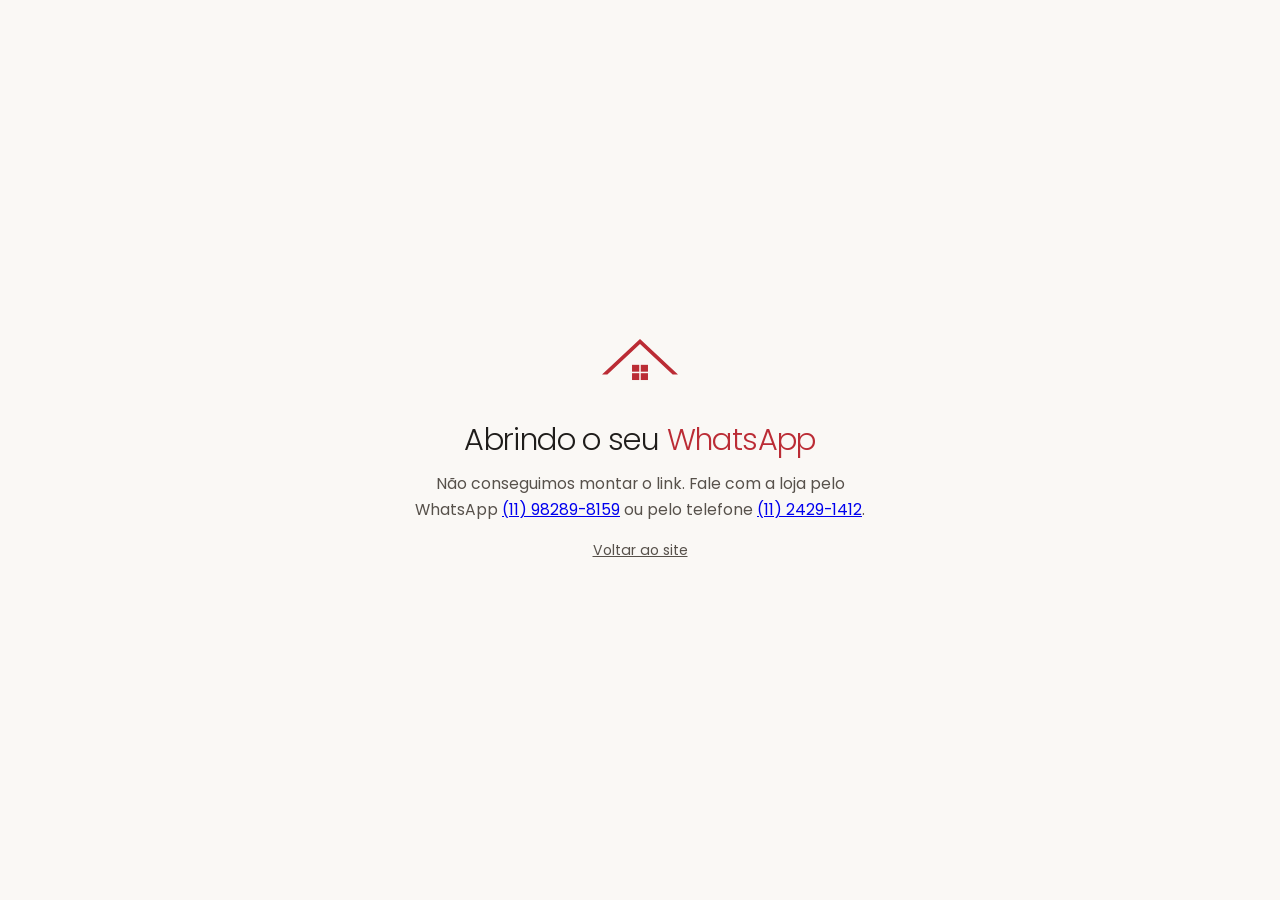
<file: obrigado.html>
<!doctype html>
<html lang="pt-BR">
<head>
<meta charset="utf-8">
<meta name="viewport" content="width=device-width,initial-scale=1">
<!-- Google Tag Manager -->
<script>(function(w,d,s,l,i){w[l]=w[l]||[];w[l].push({'gtm.start':
new Date().getTime(),event:'gtm.js'});var f=d.getElementsByTagName(s)[0],
j=d.createElement(s),dl=l!='dataLayer'?'&l='+l:'';j.async=true;j.src=
'https://www.googletagmanager.com/gtm.js?id='+i+dl;f.parentNode.insertBefore(j,f);
})(window,document,'script','dataLayer','GTM-M59HBQ38');</script>
<!-- End Google Tag Manager -->
<meta name="robots" content="noindex,nofollow">
<title>Abrindo o WhatsApp · Constru Fácil Itu</title>
<link rel="icon" href="favicon.svg" type="image/svg+xml">
<style>
@font-face{font-family:'Poppins';src:url('assets/fonts/poppins-300.woff2') format('woff2');font-weight:300;font-display:swap}
@font-face{font-family:'Poppins';src:url('assets/fonts/poppins-400.woff2') format('woff2');font-weight:400;font-display:swap}
*{margin:0;box-sizing:border-box}
body{font-family:'Poppins',Arial,sans-serif;background:#FAF8F5;color:#1F1D1B;min-height:100svh;display:grid;place-items:center;text-align:center;padding:2rem}
.caixa{max-width:30rem}
.casa{width:76px;margin:0 auto 1.8rem}
h1{font-weight:300;font-size:1.9rem;line-height:1.15;letter-spacing:-.02em}
h1 span{color:#BB2C35}
p{margin-top:.8rem;color:#57514B;font-size:.98rem;line-height:1.65}
.giro{width:30px;height:30px;margin:1.8rem auto 0;border:2px solid #E5DED4;border-top-color:#0B7A3B;border-radius:50%;animation:g 1s linear infinite}
@keyframes g{to{transform:rotate(360deg)}}
.manual{margin-top:1.6rem;display:none}
.manual a{display:inline-flex;align-items:center;min-height:50px;padding:.8rem 1.6rem;border-radius:999px;background:#0B7A3B;color:#fff;text-decoration:none;font-weight:400}
.voltar{display:block;margin-top:1.1rem;font-size:.88rem;color:#57514B}
@media (prefers-reduced-motion:reduce){.giro{animation:none}}
</style>
</head>
<body>
<!-- Google Tag Manager (noscript) -->
<noscript><iframe src="https://www.googletagmanager.com/ns.html?id=GTM-M59HBQ38"
height="0" width="0" style="display:none;visibility:hidden"></iframe></noscript>
<!-- End Google Tag Manager (noscript) -->
<div class="caixa">
  <svg class="casa" viewBox="0 0 100 64" aria-hidden="true"><path fill="#BB2C35" d="M0 46.6L50 0L100 46.6L92.96 46.6L50 6.56L7.04 46.6Z"/><g fill="#BB2C35"><rect x="39.5" y="34" width="9.5" height="9"/><rect x="51" y="34" width="9.5" height="9"/><rect x="39.5" y="45" width="9.5" height="9"/><rect x="51" y="45" width="9.5" height="9"/></g></svg>
  <h1>Abrindo o seu <span>WhatsApp</span></h1>
  <p id="msg">Um instante, estamos levando você para a conversa com a Constru Fácil.</p>
  <div class="giro" id="giro"></div>
  <div class="manual" id="manual"><a id="ir" href="#">Abrir a conversa</a></div>
  <a class="voltar" href="./">Voltar ao site</a>
</div>
<script>
(function(){
  var q = new URLSearchParams(location.search);
  var n = q.get('n') || '', c = q.get('c') || '', t = q.get('t') || '';
  // O formulário manda os dados só pelo sessionStorage (dado pessoal fora da URL).
  // Os botões mandam pelos dois: a query pode se perder no redirecionamento de URL limpa.
  try {
    var g = JSON.parse(sessionStorage.getItem('cf_wa') || '{}');
    if (g.t && (c === 'formulario' || !t)) { t = g.t; n = n || g.n; c = c || g.c; }
    sessionStorage.removeItem('cf_wa');
  } catch (e) {}

  var valido = /^[0-9]{10,15}$/.test(n);
  var alvo = valido ? 'https://wa.me/' + n + (t ? '?text=' + encodeURIComponent(t) : '') : '';
  var manual = document.getElementById('manual'), ir = document.getElementById('ir'),
      giro = document.getElementById('giro'), msg = document.getElementById('msg');

  // Evento de conversão. O redirecionamento espera o eventCallback (o GTM só chama
  // depois que as tags do evento disparam) e no mínimo 0,9s de tela; o teto de 2,6s
  // cobre GTM bloqueado, quando o callback nunca vem.
  var partiu = false, tagOk = false, minimo = false;
  function vai(){ if (partiu || !valido) return; partiu = true; location.replace(alvo); }
  function tenta(){ if (tagOk && minimo) vai(); }
  window.dataLayer = window.dataLayer || [];
  window.dataLayer.push({ event: 'whatsapp_click', contexto: c || 'desconhecido',
    eventCallback: function(){ tagOk = true; tenta(); }, eventTimeout: 2000 });
  // Sem container instalado ninguém chama o eventCallback: segue pelo teto.

  if (valido) {
    ir.href = alvo;
    setTimeout(function(){ minimo = true; tenta(); }, 900);
    setTimeout(vai, 2600);
    setTimeout(function(){ giro.style.display = 'none'; manual.style.display = 'block'; }, 3200);
  } else {
    giro.style.display = 'none';
    msg.innerHTML = 'Não conseguimos montar o link. Fale com a loja pelo WhatsApp ' +
      '<a href="https://wa.me/5511982898159">(11) 98289-8159</a> ou pelo telefone <a href="tel:+551124291412">(11) 2429-1412</a>.';
  }
})();
</script>
</body>
</html>
</file>
